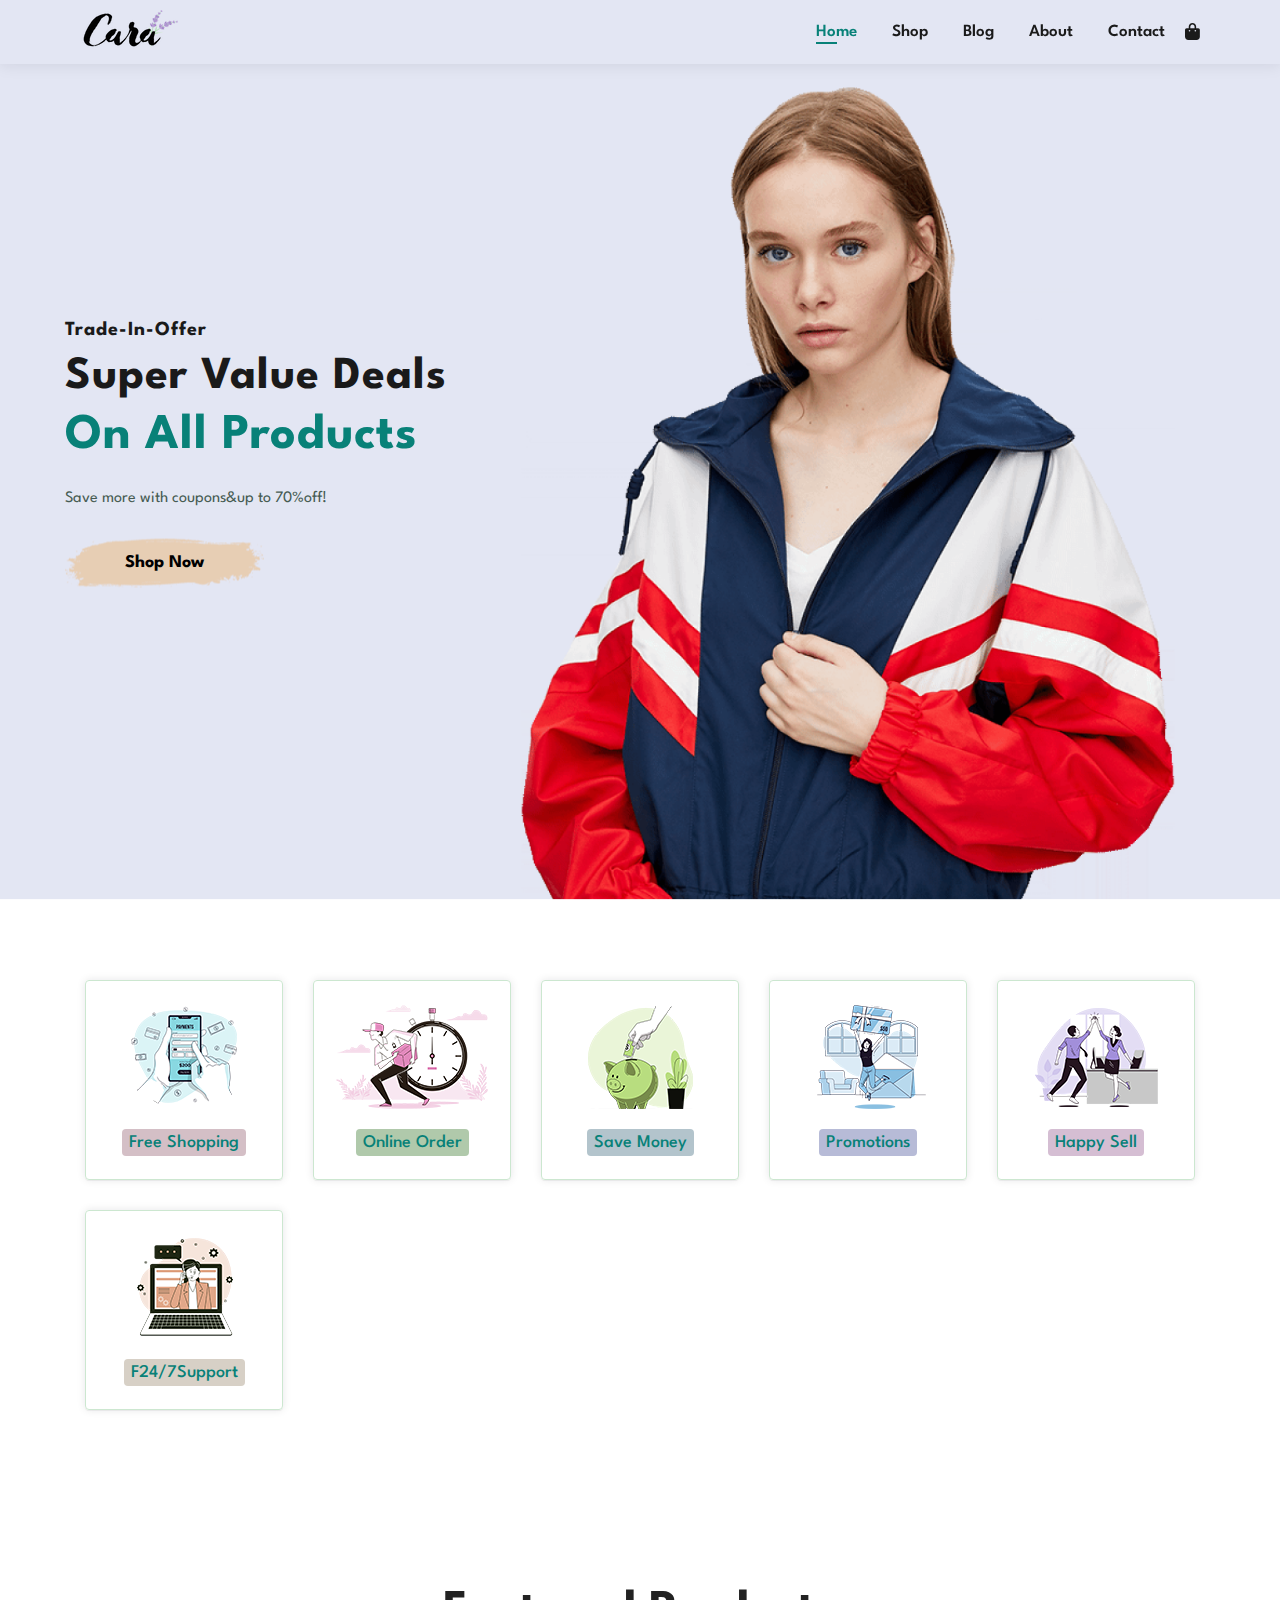
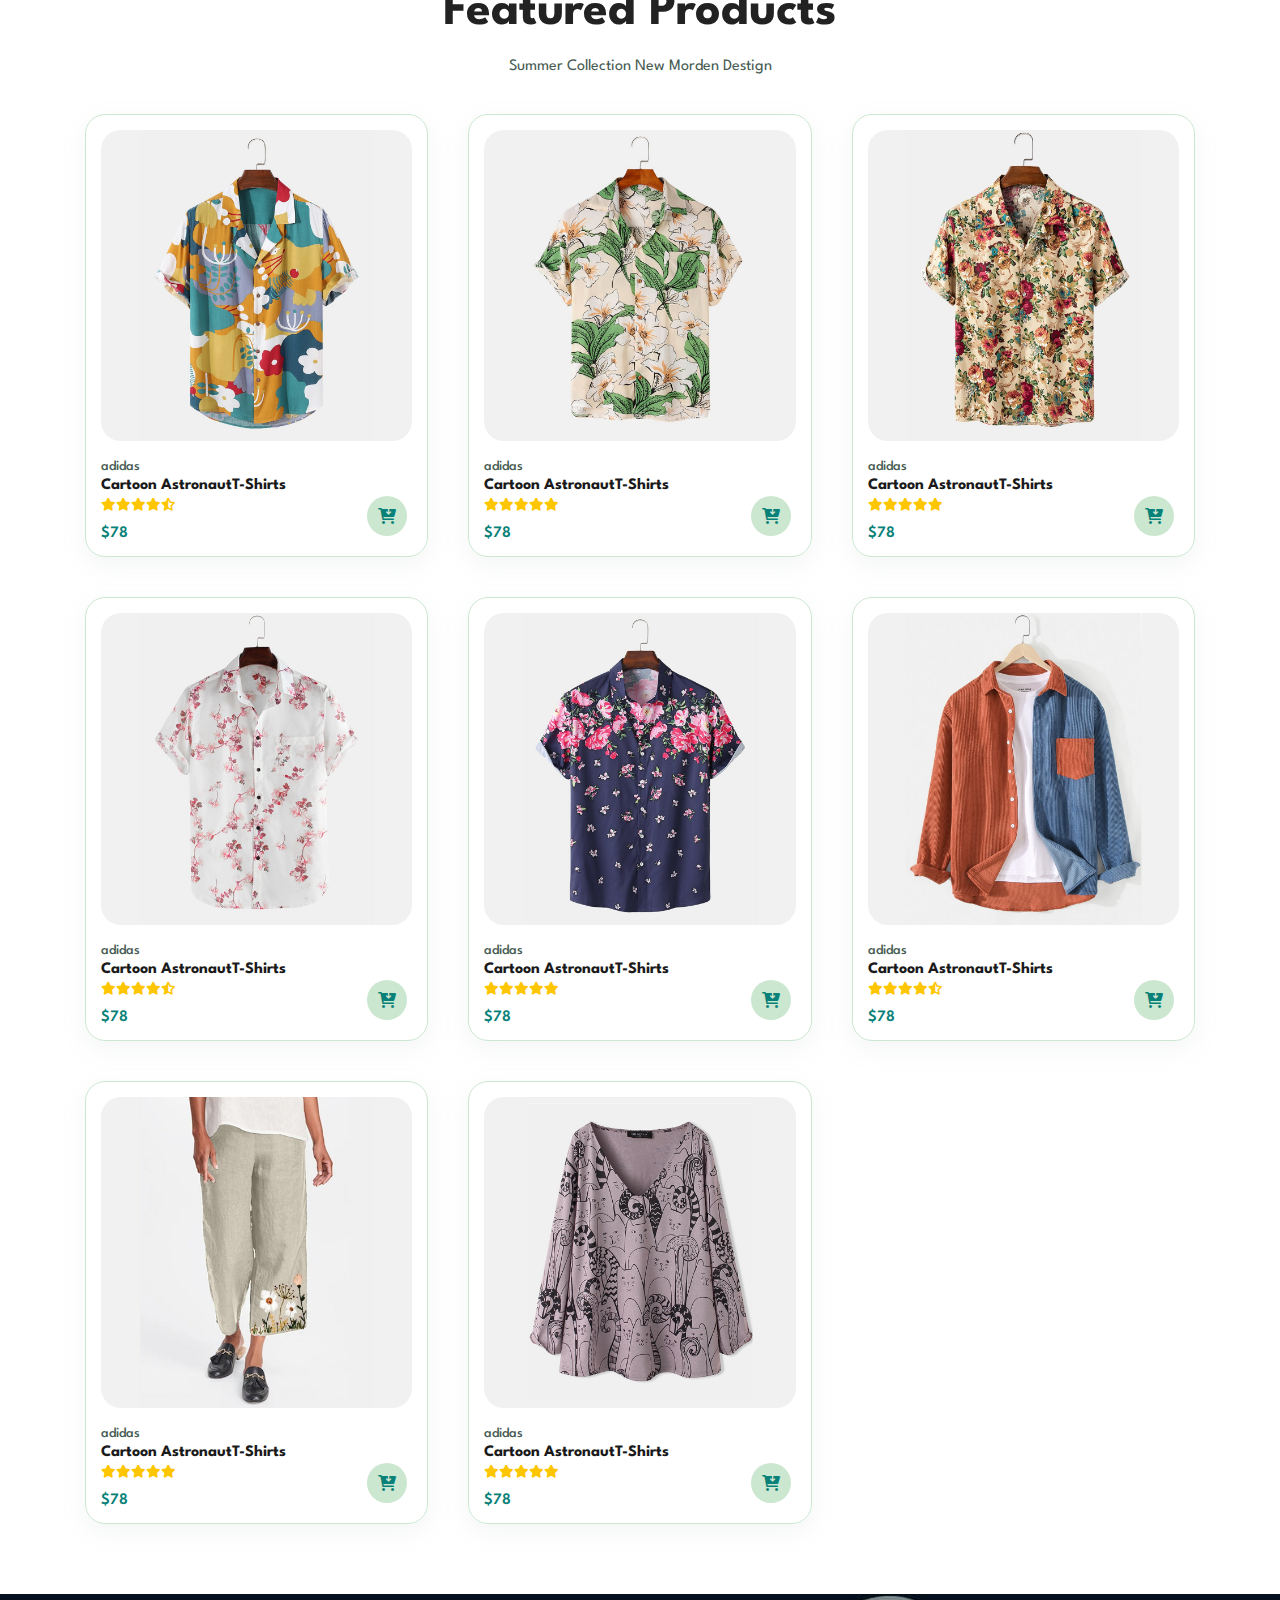
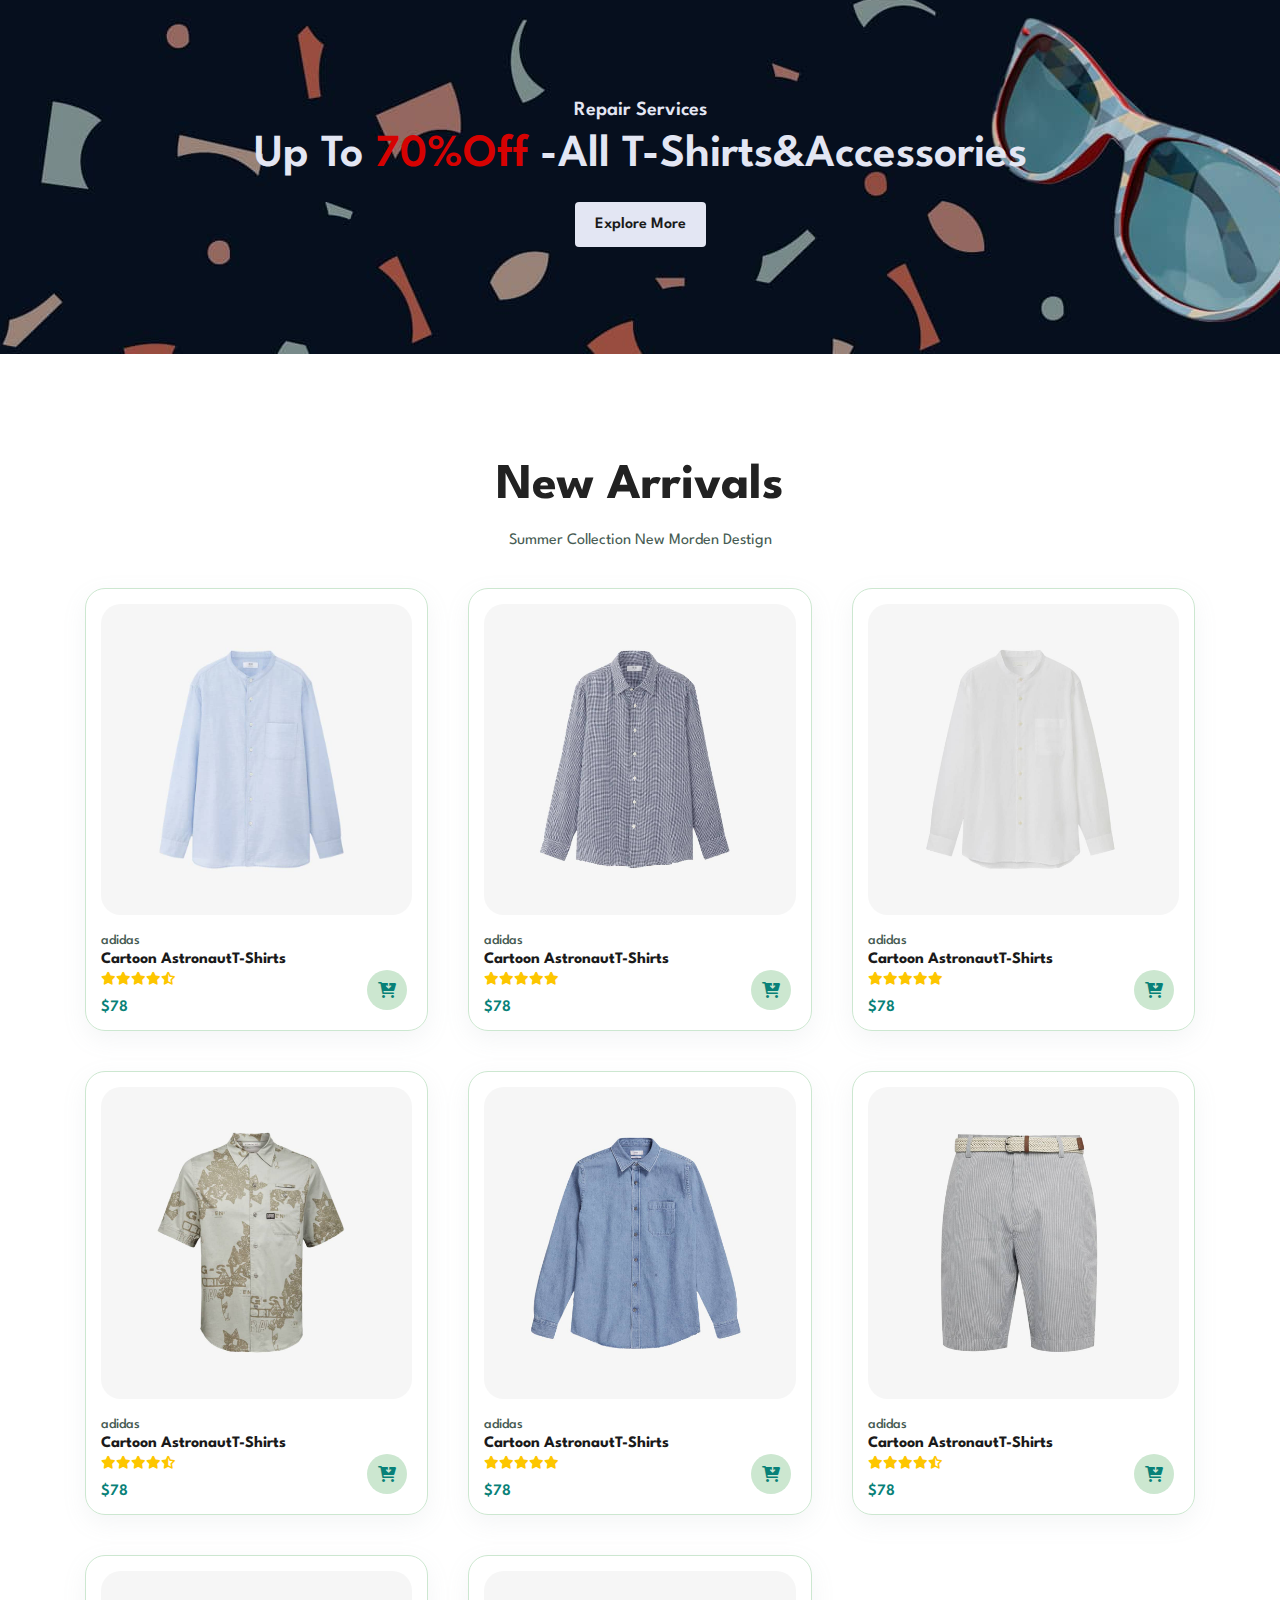
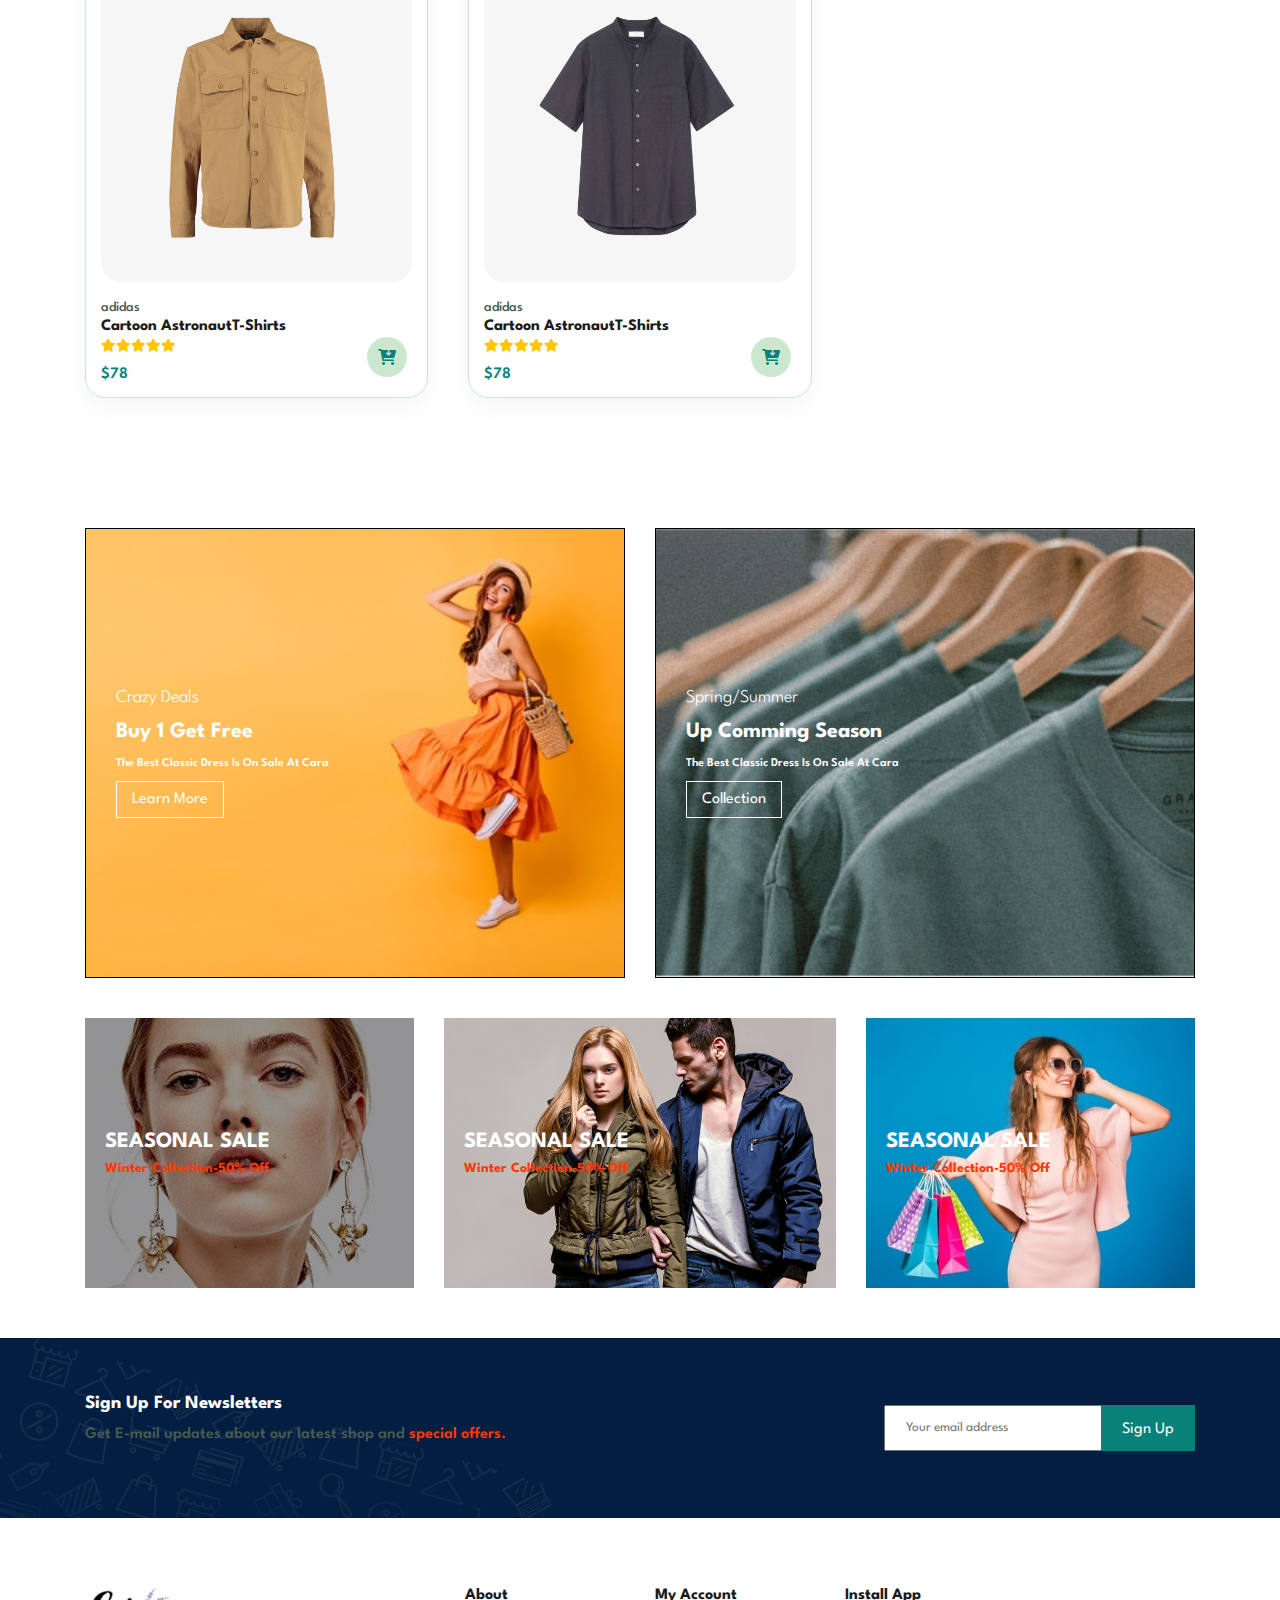
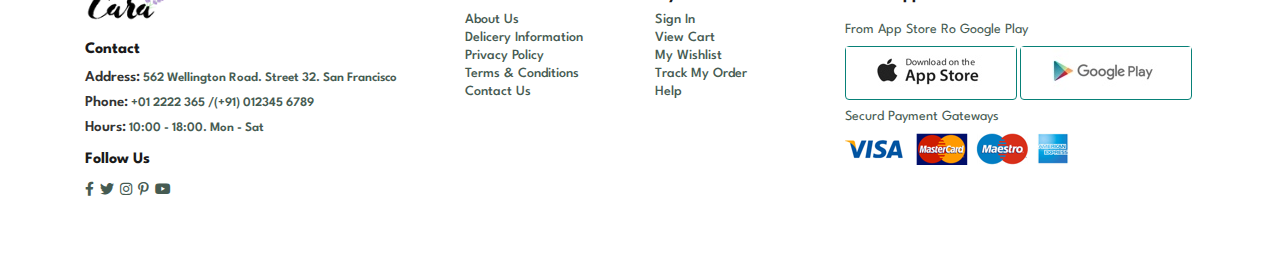
<file: index.html>
<!DOCTYPE html>
<html lang="en">
    <head>
        <meta charset="UTF-8" />
        <meta http-equiv="X-UA-Compatible" content="IE=edge" />
        <meta name="viewport" content="width=device-width, initial-scale=1.0" />
        <link rel="preconnect" href="https://fonts.googleapis.com" />
        <link rel="preconnect" href="https://fonts.gstatic.com" crossorigin />
        <link
            href="https://fonts.googleapis.com/css2?family=League+Spartan:wght@300;400;600;700&display=swap"
            rel="stylesheet"
        />
        <link rel="stylesheet" href="./css/fontawesome.min.css" />
        <link rel="stylesheet" href="./css/all.css" />
        <link rel="stylesheet" href="./css/style.css" />

        <title>home</title>
    </head>
    <body>
        <header id="header">
            <div class="container">
                <a href="./index.html"
                    ><img src="./img/img/logo.png" alt="" class="logo"
                /></a>
                <div class="box-nav">
                    <ul class="nav">
                        <li>
                            <i class="fa-solid fa-xmark"></i>
                        </li>
                        <li>
                            <a href="./index.html" class="active">home</a>
                        </li>
                        <li><a href="./html/shop.html">shop</a></li>
                        <li><a href="./html/blog.html">blog</a></li>
                        <li><a href="./html/about.html">about</a></li>
                        <li><a href="./html/contact.html">contact</a></li>
                    </ul>
                    <a href="./html/cart.html">
                        <i class="fa-solid fa-bag-shopping"></i>
                    </a>
                    <div class="change-nav">
                        <i class="fa-solid fa-align-right"></i>
                    </div>
                </div>
            </div>
        </header>
        <section class="hero">
            <div class="container">
                <div class="box-content">
                    <h4>Trade-in-offer</h4>
                    <h2>Super value deals</h2>
                    <h1>On all products</h1>
                    <p>Save more with coupons&up to 70%off!</p>
                    <button>shop now</button>
                </div>
            </div>
        </section>
        <section class="feature">
            <div class="container">
                <div class="box">
                    <img src="./img/img/features/f1.png" alt="" />
                    <h4>free shopping</h4>
                </div>
                <div class="box">
                    <img src="./img/img/features/f2.png" alt="" />
                    <h4>Online Order</h4>
                </div>
                <div class="box">
                    <img src="./img/img/features/f3.png" alt="" />
                    <h4>Save Money</h4>
                </div>
                <div class="box">
                    <img src="./img/img/features/f4.png" alt="" />
                    <h4>Promotions</h4>
                </div>
                <div class="box">
                    <img src="./img/img/features/f5.png" alt="" />
                    <h4>Happy Sell</h4>
                </div>
                <div class="box">
                    <img src="./img/img/features/f6.png" alt="" />
                    <h4>F24/7Support</h4>
                </div>
            </div>
        </section>
        <section class="product1">
            <div class="box-title">
                <h1>featured products</h1>
                <p>summer collection new morden destign</p>
            </div>
            <div class="container pg-1">
                <div class="box-product">
                    <div class="box-img">
                        <img src="./img/img/products/f1.jpg" alt="" />
                    </div>
                    <div class="content">
                        <p>adidas</p>
                        <h4>Cartoon AstronautT-Shirts</h4>
                        <div class="box-star">
                            <span><i class="fa-solid fa-star"></i></span>
                            <span><i class="fa-solid fa-star"></i></span>
                            <span><i class="fa-solid fa-star"></i></span>
                            <span><i class="fa-solid fa-star"></i></span>
                            <span
                                ><i class="fa-solid fa-star-half-stroke"></i
                            ></span>
                        </div>
                        <div class="price">
                            <span>$78</span>
                        </div>
                    </div>
                    <div class="selection">
                        <button>
                            <i class="fa-solid fa-cart-arrow-down"></i>
                        </button>
                    </div>
                </div>
                <div class="box-product">
                    <div class="box-img">
                        <img src="./img/img/products/f2.jpg" alt="" />
                    </div>
                    <div class="content">
                        <p>adidas</p>
                        <h4>Cartoon AstronautT-Shirts</h4>
                        <div class="box-star">
                            <span><i class="fa-solid fa-star"></i></span>
                            <span><i class="fa-solid fa-star"></i></span>
                            <span><i class="fa-solid fa-star"></i></span>
                            <span><i class="fa-solid fa-star"></i></span>
                            <span><i class="fa-solid fa-star"></i></span>
                        </div>
                        <div class="price">
                            <span>$78</span>
                        </div>
                    </div>
                    <div class="selection">
                        <button>
                            <i class="fa-solid fa-cart-arrow-down"></i>
                        </button>
                    </div>
                </div>
                <div class="box-product">
                    <div class="box-img">
                        <img src="./img/img/products/f3.jpg" alt="" />
                    </div>
                    <div class="content">
                        <p>adidas</p>
                        <h4>Cartoon AstronautT-Shirts</h4>
                        <div class="box-star">
                            <span><i class="fa-solid fa-star"></i></span>
                            <span><i class="fa-solid fa-star"></i></span>
                            <span><i class="fa-solid fa-star"></i></span>
                            <span><i class="fa-solid fa-star"></i></span>
                            <span><i class="fa-solid fa-star"></i></span>
                        </div>
                        <div class="price">
                            <span>$78</span>
                        </div>
                    </div>
                    <div class="selection">
                        <button>
                            <i class="fa-solid fa-cart-arrow-down"></i>
                        </button>
                    </div>
                </div>
                <div class="box-product">
                    <div class="box-img">
                        <img src="./img/img/products/f4.jpg" alt="" />
                    </div>
                    <div class="content">
                        <p>adidas</p>
                        <h4>Cartoon AstronautT-Shirts</h4>
                        <div class="box-star">
                            <span><i class="fa-solid fa-star"></i></span>
                            <span><i class="fa-solid fa-star"></i></span>
                            <span><i class="fa-solid fa-star"></i></span>
                            <span><i class="fa-solid fa-star"></i></span>
                            <span>
                                <i class="fa-solid fa-star-half-stroke"></i>
                            </span>
                        </div>
                        <div class="price">
                            <span>$78</span>
                        </div>
                    </div>
                    <div class="selection">
                        <button>
                            <i class="fa-solid fa-cart-arrow-down"></i>
                        </button>
                    </div>
                </div>
                <div class="box-product">
                    <div class="box-img">
                        <img src="./img/img/products/f5.jpg" alt="" />
                    </div>
                    <div class="content">
                        <p>adidas</p>
                        <h4>Cartoon AstronautT-Shirts</h4>
                        <div class="box-star">
                            <span><i class="fa-solid fa-star"></i></span>
                            <span><i class="fa-solid fa-star"></i></span>
                            <span><i class="fa-solid fa-star"></i></span>
                            <span><i class="fa-solid fa-star"></i></span>
                            <span><i class="fa-solid fa-star"></i></span>
                        </div>
                        <div class="price">
                            <span>$78</span>
                        </div>
                    </div>
                    <div class="selection">
                        <button>
                            <i class="fa-solid fa-cart-arrow-down"></i>
                        </button>
                    </div>
                </div>
                <div class="box-product">
                    <div class="box-img">
                        <img src="./img/img/products/f6.jpg" alt="" />
                    </div>
                    <div class="content">
                        <p>adidas</p>
                        <h4>Cartoon AstronautT-Shirts</h4>
                        <div class="box-star">
                            <span><i class="fa-solid fa-star"></i></span>
                            <span><i class="fa-solid fa-star"></i></span>
                            <span><i class="fa-solid fa-star"></i></span>
                            <span><i class="fa-solid fa-star"></i></span>
                            <span
                                ><i class="fa-solid fa-star-half-stroke"></i
                            ></span>
                        </div>
                        <div class="price">
                            <span>$78</span>
                        </div>
                    </div>
                    <div class="selection">
                        <button>
                            <i class="fa-solid fa-cart-arrow-down"></i>
                        </button>
                    </div>
                </div>
                <div class="box-product">
                    <div class="box-img">
                        <img src="./img/img/products/f7.jpg" alt="" />
                    </div>
                    <div class="content">
                        <p>adidas</p>
                        <h4>Cartoon AstronautT-Shirts</h4>
                        <div class="box-star">
                            <span><i class="fa-solid fa-star"></i></span>
                            <span><i class="fa-solid fa-star"></i></span>
                            <span><i class="fa-solid fa-star"></i></span>
                            <span><i class="fa-solid fa-star"></i></span>
                            <span><i class="fa-solid fa-star"></i></span>
                        </div>
                        <div class="price">
                            <span>$78</span>
                        </div>
                    </div>
                    <div class="selection">
                        <button>
                            <i class="fa-solid fa-cart-arrow-down"></i>
                        </button>
                    </div>
                </div>
                <div class="box-product">
                    <div class="box-img">
                        <img src="./img/img/products/f8.jpg" alt="" />
                    </div>
                    <div class="content">
                        <p>adidas</p>
                        <h4>Cartoon AstronautT-Shirts</h4>
                        <div class="box-star">
                            <span><i class="fa-solid fa-star"></i></span>
                            <span><i class="fa-solid fa-star"></i></span>
                            <span><i class="fa-solid fa-star"></i></span>
                            <span><i class="fa-solid fa-star"></i></span>
                            <span><i class="fa-solid fa-star"></i></span>
                        </div>
                        <div class="price">
                            <span>$78</span>
                        </div>
                    </div>
                    <div class="selection">
                        <button>
                            <i class="fa-solid fa-cart-arrow-down"></i>
                        </button>
                    </div>
                </div>
            </div>
        </section>
        <section class="rep-services">
            <div class="container">
                <h4>repair services</h4>
                <h2>Up to <span>70%Off</span> -All t-Shirts&Accessories</h2>
                <button>explore more</button>
            </div>
        </section>
        <section class="product1">
            <div class="box-title">
                <h1>new arrivals</h1>
                <p>summer collection new morden destign</p>
            </div>
            <div class="container pg-1">
                <div class="box-product">
                    <div class="box-img">
                        <img src="./img/img/products/n1.jpg" alt="" />
                    </div>
                    <div class="content">
                        <p>adidas</p>
                        <h4>Cartoon AstronautT-Shirts</h4>
                        <div class="box-star">
                            <span><i class="fa-solid fa-star"></i></span>
                            <span><i class="fa-solid fa-star"></i></span>
                            <span><i class="fa-solid fa-star"></i></span>
                            <span><i class="fa-solid fa-star"></i></span>
                            <span
                                ><i class="fa-solid fa-star-half-stroke"></i
                            ></span>
                        </div>
                        <div class="price">
                            <span>$78</span>
                        </div>
                    </div>
                    <div class="selection">
                        <button>
                            <i class="fa-solid fa-cart-arrow-down"></i>
                        </button>
                    </div>
                </div>
                <div class="box-product">
                    <div class="box-img">
                        <img src="./img/img/products/n2.jpg" alt="" />
                    </div>
                    <div class="content">
                        <p>adidas</p>
                        <h4>Cartoon AstronautT-Shirts</h4>
                        <div class="box-star">
                            <span><i class="fa-solid fa-star"></i></span>
                            <span><i class="fa-solid fa-star"></i></span>
                            <span><i class="fa-solid fa-star"></i></span>
                            <span><i class="fa-solid fa-star"></i></span>
                            <span><i class="fa-solid fa-star"></i></span>
                        </div>
                        <div class="price">
                            <span>$78</span>
                        </div>
                    </div>
                    <div class="selection">
                        <button>
                            <i class="fa-solid fa-cart-arrow-down"></i>
                        </button>
                    </div>
                </div>
                <div class="box-product">
                    <div class="box-img">
                        <img src="./img/img/products/n3.jpg" alt="" />
                    </div>
                    <div class="content">
                        <p>adidas</p>
                        <h4>Cartoon AstronautT-Shirts</h4>
                        <div class="box-star">
                            <span><i class="fa-solid fa-star"></i></span>
                            <span><i class="fa-solid fa-star"></i></span>
                            <span><i class="fa-solid fa-star"></i></span>
                            <span><i class="fa-solid fa-star"></i></span>
                            <span><i class="fa-solid fa-star"></i></span>
                        </div>
                        <div class="price">
                            <span>$78</span>
                        </div>
                    </div>
                    <div class="selection">
                        <button>
                            <i class="fa-solid fa-cart-arrow-down"></i>
                        </button>
                    </div>
                </div>
                <div class="box-product">
                    <div class="box-img">
                        <img src="./img/img/products/n4.jpg" alt="" />
                    </div>
                    <div class="content">
                        <p>adidas</p>
                        <h4>Cartoon AstronautT-Shirts</h4>
                        <div class="box-star">
                            <span><i class="fa-solid fa-star"></i></span>
                            <span><i class="fa-solid fa-star"></i></span>
                            <span><i class="fa-solid fa-star"></i></span>
                            <span><i class="fa-solid fa-star"></i></span>
                            <span>
                                <i class="fa-solid fa-star-half-stroke"></i>
                            </span>
                        </div>
                        <div class="price">
                            <span>$78</span>
                        </div>
                    </div>
                    <div class="selection">
                        <button>
                            <i class="fa-solid fa-cart-arrow-down"></i>
                        </button>
                    </div>
                </div>
                <div class="box-product">
                    <div class="box-img">
                        <img src="./img/img/products/n5.jpg" alt="" />
                    </div>
                    <div class="content">
                        <p>adidas</p>
                        <h4>Cartoon AstronautT-Shirts</h4>
                        <div class="box-star">
                            <span><i class="fa-solid fa-star"></i></span>
                            <span><i class="fa-solid fa-star"></i></span>
                            <span><i class="fa-solid fa-star"></i></span>
                            <span><i class="fa-solid fa-star"></i></span>
                            <span><i class="fa-solid fa-star"></i></span>
                        </div>
                        <div class="price">
                            <span>$78</span>
                        </div>
                    </div>
                    <div class="selection">
                        <button>
                            <i class="fa-solid fa-cart-arrow-down"></i>
                        </button>
                    </div>
                </div>
                <div class="box-product">
                    <div class="box-img">
                        <img src="./img/img/products/n6.jpg" alt="" />
                    </div>
                    <div class="content">
                        <p>adidas</p>
                        <h4>Cartoon AstronautT-Shirts</h4>
                        <div class="box-star">
                            <span><i class="fa-solid fa-star"></i></span>
                            <span><i class="fa-solid fa-star"></i></span>
                            <span><i class="fa-solid fa-star"></i></span>
                            <span><i class="fa-solid fa-star"></i></span>
                            <span
                                ><i class="fa-solid fa-star-half-stroke"></i
                            ></span>
                        </div>
                        <div class="price">
                            <span>$78</span>
                        </div>
                    </div>
                    <div class="selection">
                        <button>
                            <i class="fa-solid fa-cart-arrow-down"></i>
                        </button>
                    </div>
                </div>
                <div class="box-product">
                    <div class="box-img">
                        <img src="./img/img/products/n7.jpg" alt="" />
                    </div>
                    <div class="content">
                        <p>adidas</p>
                        <h4>Cartoon AstronautT-Shirts</h4>
                        <div class="box-star">
                            <span><i class="fa-solid fa-star"></i></span>
                            <span><i class="fa-solid fa-star"></i></span>
                            <span><i class="fa-solid fa-star"></i></span>
                            <span><i class="fa-solid fa-star"></i></span>
                            <span><i class="fa-solid fa-star"></i></span>
                        </div>
                        <div class="price">
                            <span>$78</span>
                        </div>
                    </div>
                    <div class="selection">
                        <button>
                            <i class="fa-solid fa-cart-arrow-down"></i>
                        </button>
                    </div>
                </div>
                <div class="box-product">
                    <div class="box-img">
                        <img src="./img/img/products/n8.jpg" alt="" />
                    </div>
                    <div class="content">
                        <p>adidas</p>
                        <h4>Cartoon AstronautT-Shirts</h4>
                        <div class="box-star">
                            <span><i class="fa-solid fa-star"></i></span>
                            <span><i class="fa-solid fa-star"></i></span>
                            <span><i class="fa-solid fa-star"></i></span>
                            <span><i class="fa-solid fa-star"></i></span>
                            <span><i class="fa-solid fa-star"></i></span>
                        </div>
                        <div class="price">
                            <span>$78</span>
                        </div>
                    </div>
                    <div class="selection">
                        <button>
                            <i class="fa-solid fa-cart-arrow-down"></i>
                        </button>
                    </div>
                </div>
            </div>
        </section>
        <section class="sm-banner">
            <div class="container">
                <div class="box box-1">
                    <h4>crazy deals</h4>
                    <h2>buy 1 get free</h2>
                    <h6>The best classic dress is on sale at cara</h6>
                    <button>learn more</button>
                </div>
                <div class="box box-2">
                    <h4>spring/summer</h4>
                    <h2>up comming season</h2>
                    <h6>The best classic dress is on sale at cara</h6>
                    <button>collection</button>
                </div>
            </div>
        </section>
        <section class="banner3">
            <div class="container">
                <div class="box box-1">
                    <h3>SEASONAL SALE</h3>
                    <h6>winter collection-50% off</h6>
                </div>
                <div class="box box-2">
                    <h3>SEASONAL SALE</h3>
                    <h6>winter collection-50% off</h6>
                </div>
                <div class="box box-3">
                    <h3>SEASONAL SALE</h3>
                    <h6>winter collection-50% off</h6>
                </div>
            </div>
        </section>
        <section class="new-letter">
            <div class="container">
                <div class="content">
                    <h3>Sign Up For Newsletters</h3>
                    <p>
                        Get E-mail updates about our latest shop and
                        <span>special offers.</span>
                    </p>
                </div>
                <form class="sign">
                    <input type="text" placeholder="Your email address" />
                    <button>sign up</button>
                </form>
            </div>
        </section>
        <footer class="footer">
            <div class="container">
                <div class="contact">
                    <img src="./img/img/logo.png" alt="" />
                    <div class="box">
                        <h3>contact</h3>
                        <h4>
                            <span>Address: </span>
                            <p>562 Wellington Road. Street 32. San Francisco</p>
                        </h4>
                        <h4>
                            <span>Phone: </span>
                            <p>+01 2222 365 /(+91) 012345 6789</p>
                        </h4>
                        <h4>
                            <span>Hours:</span>
                            <p>10:00 - 18:00. Mon - Sat</p>
                        </h4>
                    </div>
                    <div class="social">
                        <h3>follow us</h3>
                        <div class="box-social">
                            <a href="">
                                <i class="fa-brands fa-facebook-f"></i>
                            </a>
                            <a href="">
                                <i class="fa-brands fa-twitter"></i>
                            </a>
                            <a href="">
                                <i class="fa-brands fa-instagram"></i>
                            </a>
                            <a href="">
                                <i class="fa-brands fa-pinterest-p"></i>
                            </a>
                            <a href="">
                                <i class="fa-brands fa-youtube"></i>
                            </a>
                        </div>
                    </div>
                </div>
                <div class="all-ab">
                    <div class="about">
                        <h3>about</h3>
                        <div class="box-about">
                            <a href="">about us</a>
                            <a href="">delicery information</a>
                            <a href="">privacy policy</a>
                            <a href="">terms & conditions</a>
                            <a href="">contact us</a>
                        </div>
                    </div>
                    <div class="account">
                        <h3>my account</h3>
                        <div class="box-about">
                            <a href="">sign in</a>
                            <a href="">view cart</a>
                            <a href="">my wishlist</a>
                            <a href="">track my order</a>
                            <a href="">help</a>
                        </div>
                    </div>
                </div>

                <div class="app">
                    <h3>install app</h3>
                    <p>from App store ro google play</p>
                    <div class="box">
                        <button>
                            <a href="https://www.apple.com/app-store/"
                                ><img src="./img/img/pay/app.jpg" alt=""
                            /></a>
                        </button>
                        <button>
                            <a href="https://play.google.com/store/apps?gl=us">
                                <img src="./img/img/pay/play.jpg" alt="" />
                            </a>
                        </button>
                    </div>
                    <p>securd payment gateways</p>

                    <img src="./img/img/pay/pay.png" alt="" />
                </div>
            </div>
        </footer>
        <script src="./js/main.js"></script>
    </body>
</html>
</file>
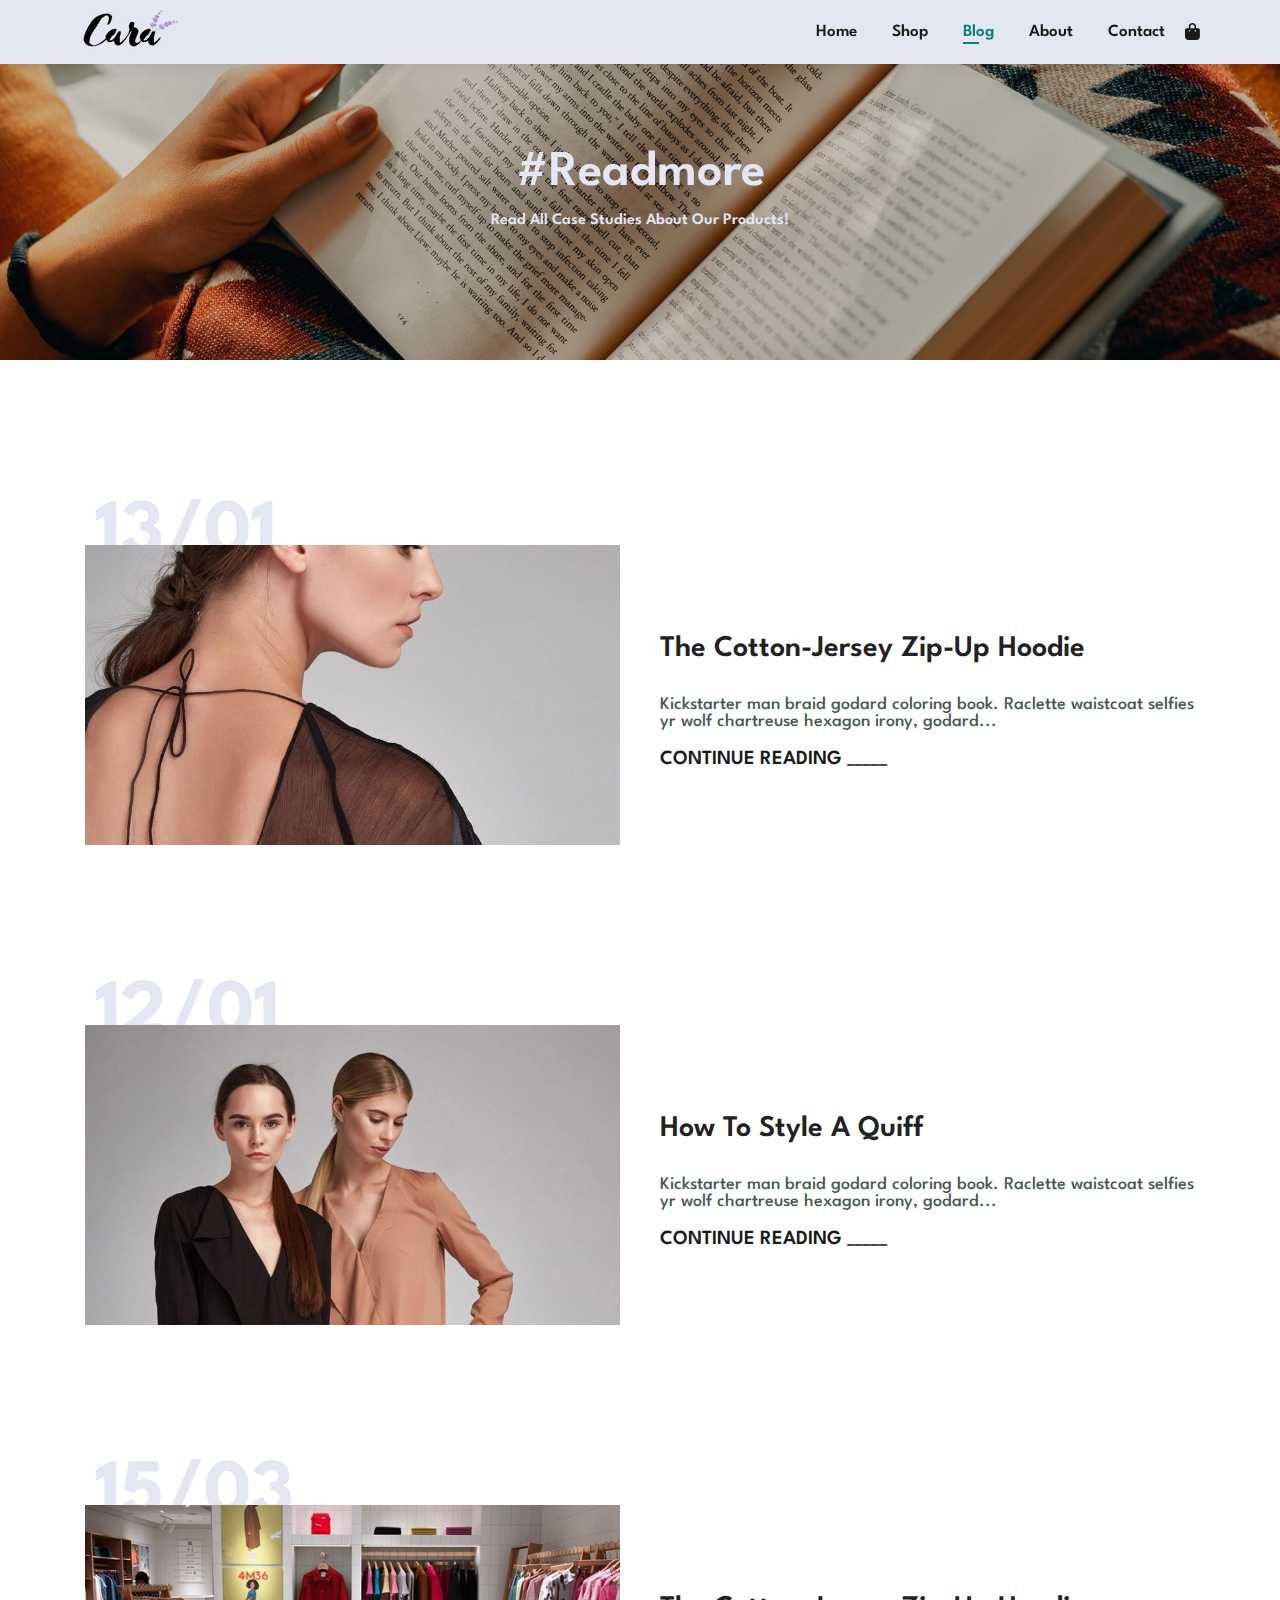
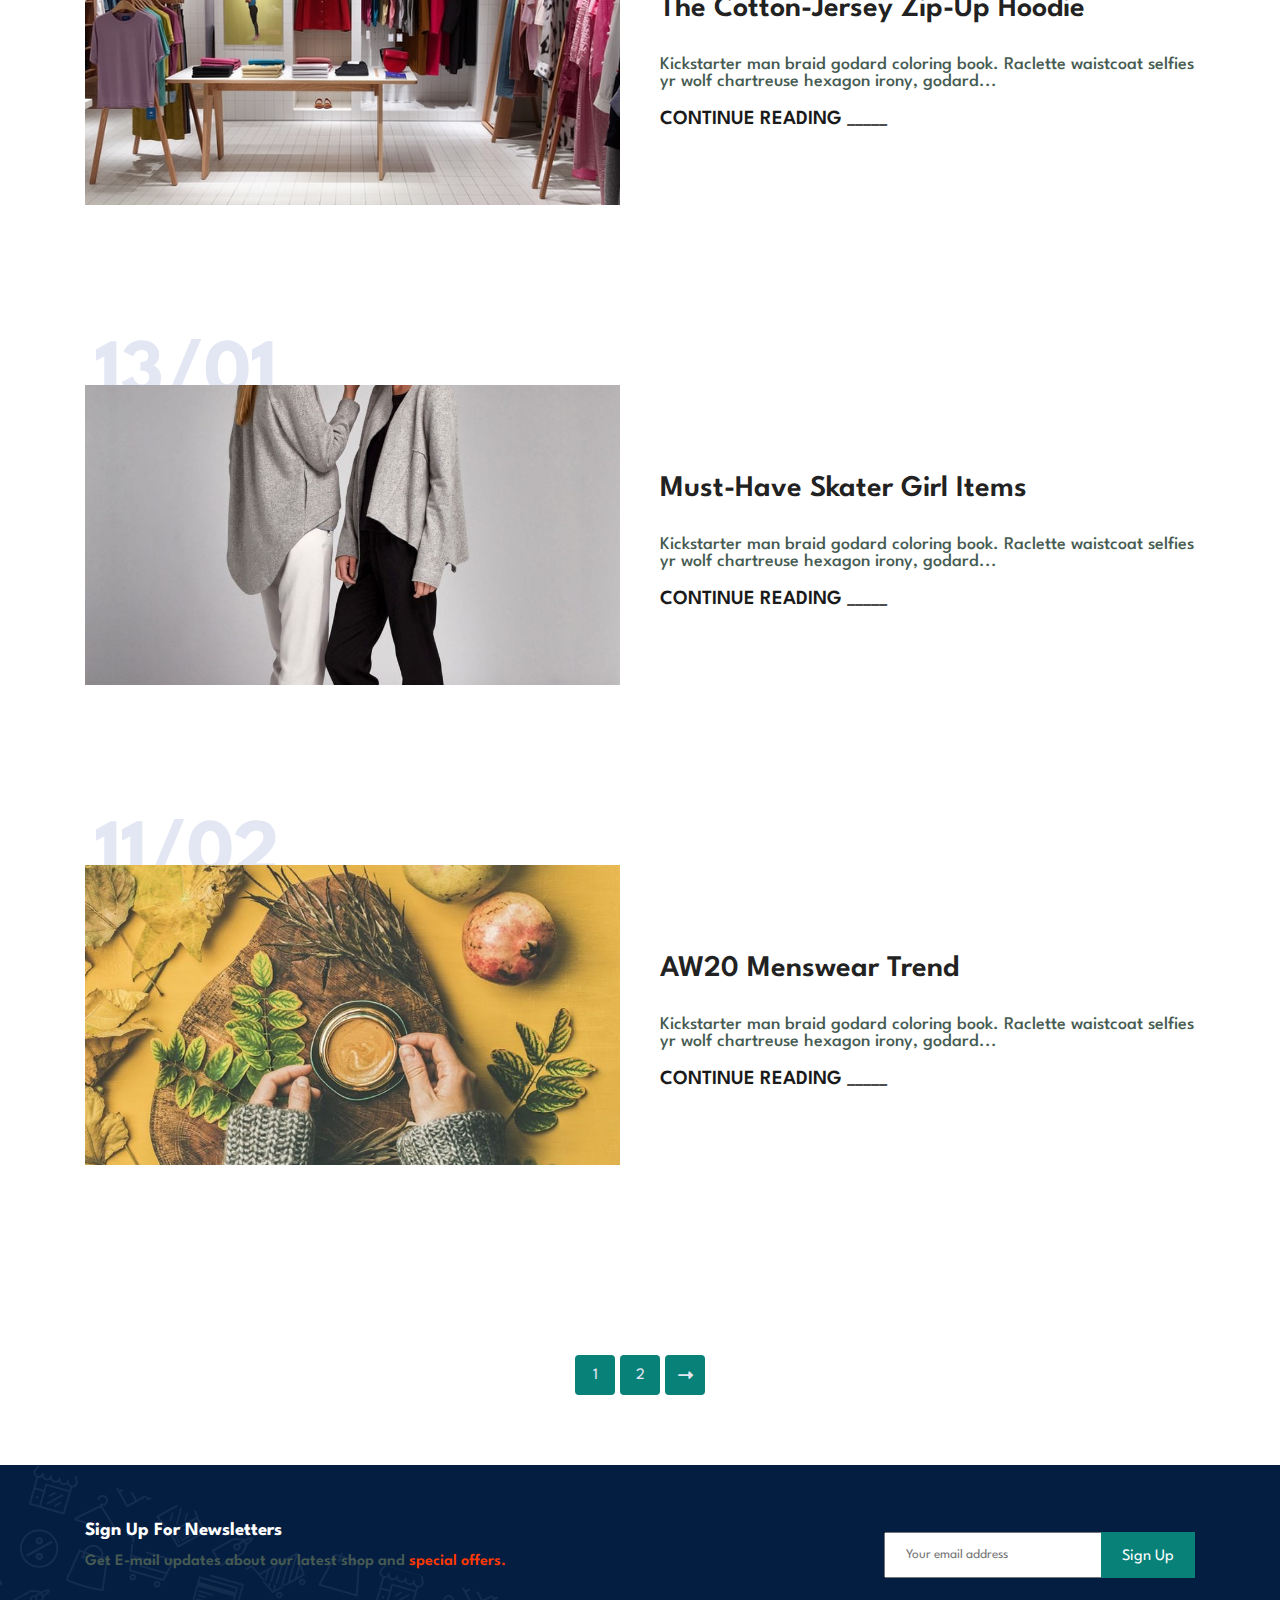
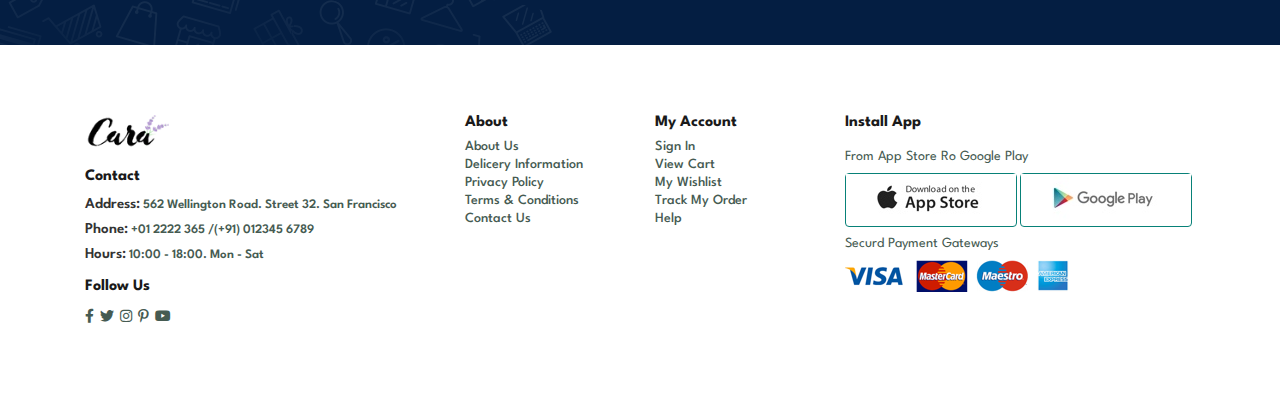
<file: html/blog.html>
<!DOCTYPE html>
<html lang="en">
    <head>
        <meta charset="UTF-8" />
        <meta http-equiv="X-UA-Compatible" content="IE=edge" />
        <meta name="viewport" content="width=device-width, initial-scale=1.0" />
        <link rel="preconnect" href="https://fonts.googleapis.com" />
        <link rel="preconnect" href="https://fonts.gstatic.com" crossorigin />
        <link
            href="https://fonts.googleapis.com/css2?family=League+Spartan:wght@300;400;600;700&display=swap"
            rel="stylesheet"
        />
        <link rel="stylesheet" href="../css/fontawesome.min.css" />
        <link rel="stylesheet" href="../css/all.css" />
        <link rel="stylesheet" href="../css/style.css" />

        <title>blog</title>
    </head>
    <body>
        <header id="header">
            <div class="container">
                <a href="../index.html"
                    ><img src="../img/img/logo.png" alt="" class="logo"
                /></a>
                <div class="box-nav">
                    <ul class="nav">
                        <li>
                            <i class="fa-solid fa-xmark"></i>
                        </li>
                        <li><a href="../index.html">home</a></li>
                        <li><a href="shop.html">shop</a></li>
                        <li><a href="blog.html" class="active">blog</a></li>
                        <li><a href="about.html">about</a></li>
                        <li><a href="contact.html">contact</a></li>
                    </ul>
                    <a href="cart.html">
                        <i class="fa-solid fa-bag-shopping"></i>
                    </a>
                    <div class="change-nav">
                        <i class="fa-solid fa-align-right"></i>
                    </div>
                </div>
            </div>
        </header>
        <section class="rep-blog">
            <div class="container">
                <h1>#readmore</h1>
                <h5>Read all case studies about our products!</h5>
            </div>
        </section>
        <section class="blog section-m1">
            <div class="container">
                <div class="all-box">
                    <div class="img-box">
                        <h1>13/01</h1>
                        <img src="../img/img/blog/b1.jpg" alt="" />
                    </div>
                    <div class="content">
                        <h2>The Cotton-Jersey Zip-Up Hoodie</h2>
                        <p>
                            Kickstarter man braid godard coloring book. Raclette
                            waistcoat selfies yr wolf chartreuse hexagon irony,
                            godard...
                        </p>
                        <h4>
                            <a href="">continue reading <span>_____</span></a>
                        </h4>
                    </div>
                </div>
                <div class="all-box">
                    <div class="img-box">
                        <img src="../img/img/blog/b2.jpg" alt="" />

                        <h1>12/01</h1>
                    </div>
                    <div class="content">
                        <h2>how to style a quiff</h2>
                        <p>
                            Kickstarter man braid godard coloring book. Raclette
                            waistcoat selfies yr wolf chartreuse hexagon irony,
                            godard...
                        </p>
                        <h4>
                            <a href="">continue reading <span>_____</span></a>
                        </h4>
                    </div>
                </div>
                <div class="all-box">
                    <div class="img-box">
                        <img src="../img/img/blog/b3.jpg" alt="" />

                        <h1>15/03</h1>
                    </div>
                    <div class="content">
                        <h2>The Cotton-Jersey Zip-Up Hoodie</h2>
                        <p>
                            Kickstarter man braid godard coloring book. Raclette
                            waistcoat selfies yr wolf chartreuse hexagon irony,
                            godard...
                        </p>
                        <h4>
                            <a href="">continue reading <span>_____</span></a>
                        </h4>
                    </div>
                </div>
                <div class="all-box">
                    <div class="img-box">
                        <img src="../img/img/blog/b4.jpg" alt="" />

                        <h1>13/01</h1>
                    </div>
                    <div class="content">
                        <h2>must-have skater girl items</h2>
                        <p>
                            Kickstarter man braid godard coloring book. Raclette
                            waistcoat selfies yr wolf chartreuse hexagon irony,
                            godard...
                        </p>
                        <h4>
                            <a href="">continue reading <span>_____</span></a>
                        </h4>
                    </div>
                </div>
                <div class="all-box">
                    <div class="img-box">
                        <img src="../img/img/blog/b6.jpg" alt="" />

                        <h1>11/02</h1>
                    </div>
                    <div class="content">
                        <h2>AW20 Menswear Trend</h2>
                        <p>
                            Kickstarter man braid godard coloring book. Raclette
                            waistcoat selfies yr wolf chartreuse hexagon irony,
                            godard...
                        </p>
                        <h4>
                            <a href="">continue reading <span>_____</span></a>
                        </h4>
                    </div>
                </div>
            </div>
        </section>
        <section class="other-shop">
            <button>1</button>
            <button>2</button>
            <button><i class="fa-solid fa-right-long"></i></button>
        </section>
        <section class="new-letter">
            <div class="container">
                <div class="content">
                    <h3>Sign Up For Newsletters</h3>
                    <p>
                        Get E-mail updates about our latest shop and
                        <span>special offers.</span>
                    </p>
                </div>
                <form class="sign">
                    <input type="text" placeholder="Your email address" />
                    <button>sign up</button>
                </form>
            </div>
        </section>
        <footer class="footer">
            <div class="container">
                <div class="contact">
                    <img src="../img/img/logo.png" alt="" />
                    <div class="box">
                        <h3>contact</h3>
                        <h4>
                            <span>Address: </span>
                            <p>562 Wellington Road. Street 32. San Francisco</p>
                        </h4>
                        <h4>
                            <span>Phone: </span>
                            <p>+01 2222 365 /(+91) 012345 6789</p>
                        </h4>
                        <h4>
                            <span>Hours:</span>
                            <p>10:00 - 18:00. Mon - Sat</p>
                        </h4>
                    </div>
                    <div class="social">
                        <h3>follow us</h3>
                        <div class="box-social">
                            <a href="">
                                <i class="fa-brands fa-facebook-f"></i>
                            </a>
                            <a href="">
                                <i class="fa-brands fa-twitter"></i>
                            </a>
                            <a href="">
                                <i class="fa-brands fa-instagram"></i>
                            </a>
                            <a href="">
                                <i class="fa-brands fa-pinterest-p"></i>
                            </a>
                            <a href="">
                                <i class="fa-brands fa-youtube"></i>
                            </a>
                        </div>
                    </div>
                </div>
                <div class="all-ab">
                    <div class="about">
                        <h3>about</h3>
                        <div class="box-about">
                            <a href="">about us</a>
                            <a href="">delicery information</a>
                            <a href="">privacy policy</a>
                            <a href="">terms & conditions</a>
                            <a href="">contact us</a>
                        </div>
                    </div>
                    <div class="account">
                        <h3>my account</h3>
                        <div class="box-about">
                            <a href="">sign in</a>
                            <a href="">view cart</a>
                            <a href="">my wishlist</a>
                            <a href="">track my order</a>
                            <a href="">help</a>
                        </div>
                    </div>
                </div>

                <div class="app">
                    <h3>install app</h3>
                    <p>from App store ro google play</p>
                    <div class="box">
                        <button>
                            <a href="https://www.apple.com/app-store/"
                                ><img src="../img/img/pay/app.jpg" alt=""
                            /></a>
                        </button>
                        <button>
                            <a href="https://play.google.com/store/apps?gl=us">
                                <img src="../img/img/pay/play.jpg" alt="" />
                            </a>
                        </button>
                    </div>
                    <p>securd payment gateways</p>

                    <img src="../img/img/pay/pay.png" alt="" />
                </div>
            </div>
        </footer>
        <script src="../js/main.js"></script>
    </body>
</html>
</file>
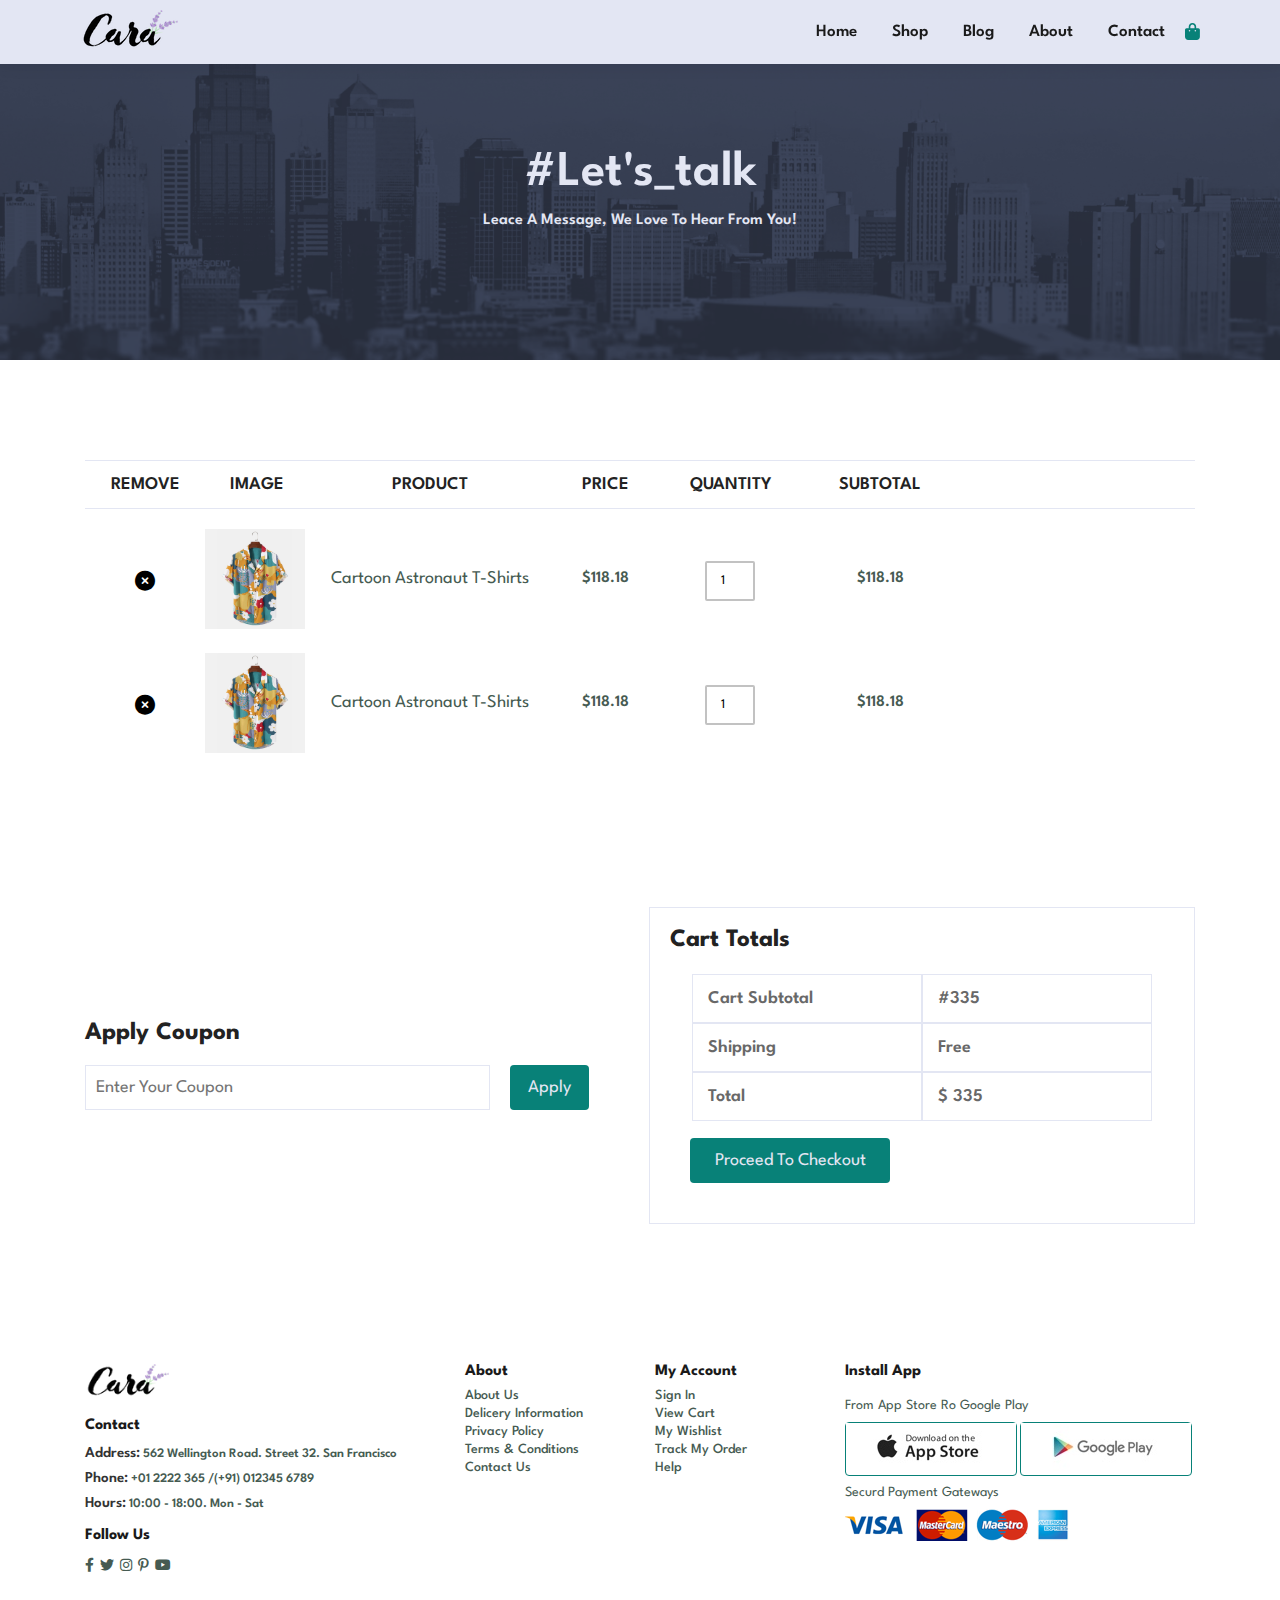
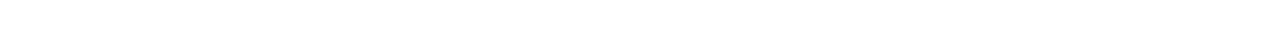
<file: html/cart.html>
<!DOCTYPE html>
<html lang="en">
    <head>
        <meta charset="UTF-8" />
        <meta http-equiv="X-UA-Compatible" content="IE=edge" />
        <meta name="viewport" content="width=device-width, initial-scale=1.0" />
        <link rel="preconnect" href="https://fonts.googleapis.com" />
        <link rel="preconnect" href="https://fonts.gstatic.com" crossorigin />
        <link
            href="https://fonts.googleapis.com/css2?family=League+Spartan:wght@300;400;600;700&display=swap"
            rel="stylesheet"
        />
        <link rel="stylesheet" href="../css/fontawesome.min.css" />
        <link rel="stylesheet" href="../css/all.css" />
        <link rel="stylesheet" href="../css/style.css" />

        <title>contact</title>
    </head>
    <body>
        <header id="header">
            <div class="container">
                <a href="../index.html"
                    ><img src="../img/img/logo.png" alt="" class="logo"
                /></a>
                <div class="box-nav">
                    <ul class="nav">
                        <li>
                            <i class="fa-solid fa-xmark"></i>
                        </li>
                        <li><a href="../index.html">home</a></li>
                        <li><a href="shop.html">shop</a></li>
                        <li><a href="blog.html">blog</a></li>
                        <li><a href="about.html">about</a></li>
                        <li>
                            <a href="contact.html">contact</a>
                        </li>
                    </ul>
                    <a href="#" class="active">
                        <i class="fa-solid fa-bag-shopping active"></i>
                    </a>
                    <div class="change-nav">
                        <i class="fa-solid fa-align-right"></i>
                    </div>
                </div>
            </div>
        </header>
        <section class="rep-about">
            <div class="container">
                <h1>#let's_talk</h1>
                <h5>leace a message, we love to hear from you!</h5>
            </div>
        </section>
        <div class="cart-shop">
            <div class="container">
                <div class="all-box" id="all-boxpurchase">
                    <div class="title-box">
                        <div>
                            <h4>remove</h4>
                        </div>
                        <div>
                            <h4>image</h4>
                        </div>
                        <div>
                            <h4>product</h4>
                        </div>
                        <div>
                            <h4>price</h4>
                        </div>
                        <div>
                            <h4>quantity</h4>
                        </div>
                        <div>
                            <h4>subtotal</h4>
                        </div>
                    </div>
                    <div class="boxes">
                        <div class="box">
                            <div class="remove-box">
                                <button>
                                    <i class="fa-solid fa-circle-xmark"></i>
                                </button>
                            </div>
                            <div class="img-box">
                                <img src="../img/img/products/f1.jpg" alt="" />
                            </div>
                            <p class="product-p">cartoon Astronaut t-shirts</p>
                            <div class="price">
                                <p>$118.18</p>
                            </div>
                            <div class="in-form">
                                <input type="number" value="1" />
                            </div>
                            <div class="total-price">
                                <p>$118.18</p>
                            </div>
                        </div>
                    </div>
                    <div class="boxes">
                        <div class="box">
                            <div class="remove-box">
                                <button>
                                    <i class="fa-solid fa-circle-xmark"></i>
                                </button>
                            </div>
                            <div class="img-box">
                                <img src="../img/img/products/f1.jpg" alt="" />
                            </div>
                            <p class="product-p">cartoon Astronaut t-shirts</p>
                            <div class="price">
                                <p>$118.18</p>
                            </div>
                            <div class="in-form">
                                <input type="number" value="1" />
                            </div>
                            <div class="total-price">
                                <p>$118.18</p>
                            </div>
                        </div>
                    </div>
                </div>
            </div>
        </div>
        <div class="cart-total">
            <div class="container">
                <div class="apply-box">
                    <h4>apply coupon</h4>
                    <form action="">
                        <input
                            type="text"
                            name=""
                            id=""
                            placeholder="Enter Your Coupon"
                        />
                        <button>Apply</button>
                    </form>
                </div>
                <div class="box-total">
                    <h4>cart totals</h4>
                    <div class="box">
                        <table>
                            <tr>
                                <td>cart subtotal</td>
                                <td>#335</td>
                            </tr>
                            <tr>
                                <td>shipping</td>
                                <td>free</td>
                            </tr>
                            <tr>
                                <td>total</td>
                                <td>$ 335</td>
                            </tr>
                        </table>
                        <button>proceed to checkout</button>
                    </div>
                </div>
            </div>
        </div>
        <footer class="footer">
            <div class="container">
                <div class="contact">
                    <img src="../img/img/logo.png" alt="" />
                    <div class="box">
                        <h3>contact</h3>
                        <h4>
                            <span>Address: </span>
                            <p>562 Wellington Road. Street 32. San Francisco</p>
                        </h4>
                        <h4>
                            <span>Phone: </span>
                            <p>+01 2222 365 /(+91) 012345 6789</p>
                        </h4>
                        <h4>
                            <span>Hours:</span>
                            <p>10:00 - 18:00. Mon - Sat</p>
                        </h4>
                    </div>
                    <div class="social">
                        <h3>follow us</h3>
                        <div class="box-social">
                            <a href="">
                                <i class="fa-brands fa-facebook-f"></i>
                            </a>
                            <a href="">
                                <i class="fa-brands fa-twitter"></i>
                            </a>
                            <a href="">
                                <i class="fa-brands fa-instagram"></i>
                            </a>
                            <a href="">
                                <i class="fa-brands fa-pinterest-p"></i>
                            </a>
                            <a href="">
                                <i class="fa-brands fa-youtube"></i>
                            </a>
                        </div>
                    </div>
                </div>
                <div class="all-ab">
                    <div class="about">
                        <h3>about</h3>
                        <div class="box-about">
                            <a href="">about us</a>
                            <a href="">delicery information</a>
                            <a href="">privacy policy</a>
                            <a href="">terms & conditions</a>
                            <a href="">contact us</a>
                        </div>
                    </div>
                    <div class="account">
                        <h3>my account</h3>
                        <div class="box-about">
                            <a href="">sign in</a>
                            <a href="">view cart</a>
                            <a href="">my wishlist</a>
                            <a href="">track my order</a>
                            <a href="">help</a>
                        </div>
                    </div>
                </div>

                <div class="app">
                    <h3>install app</h3>
                    <p>from App store ro google play</p>
                    <div class="box">
                        <button>
                            <a href="https://www.apple.com/app-store/"
                                ><img src="../img/img/pay/app.jpg" alt=""
                            /></a>
                        </button>
                        <button>
                            <a href="https://play.google.com/store/apps?gl=us">
                                <img src="../img/img/pay/play.jpg" alt="" />
                            </a>
                        </button>
                    </div>
                    <p>securd payment gateways</p>

                    <img src="../img/img/pay/pay.png" alt="" />
                </div>
            </div>
        </footer>
        <script src="../js/main.js" type="module"></script>
        <script src="../js/app.js" type="module"></script>
    </body>
</html>
</file>
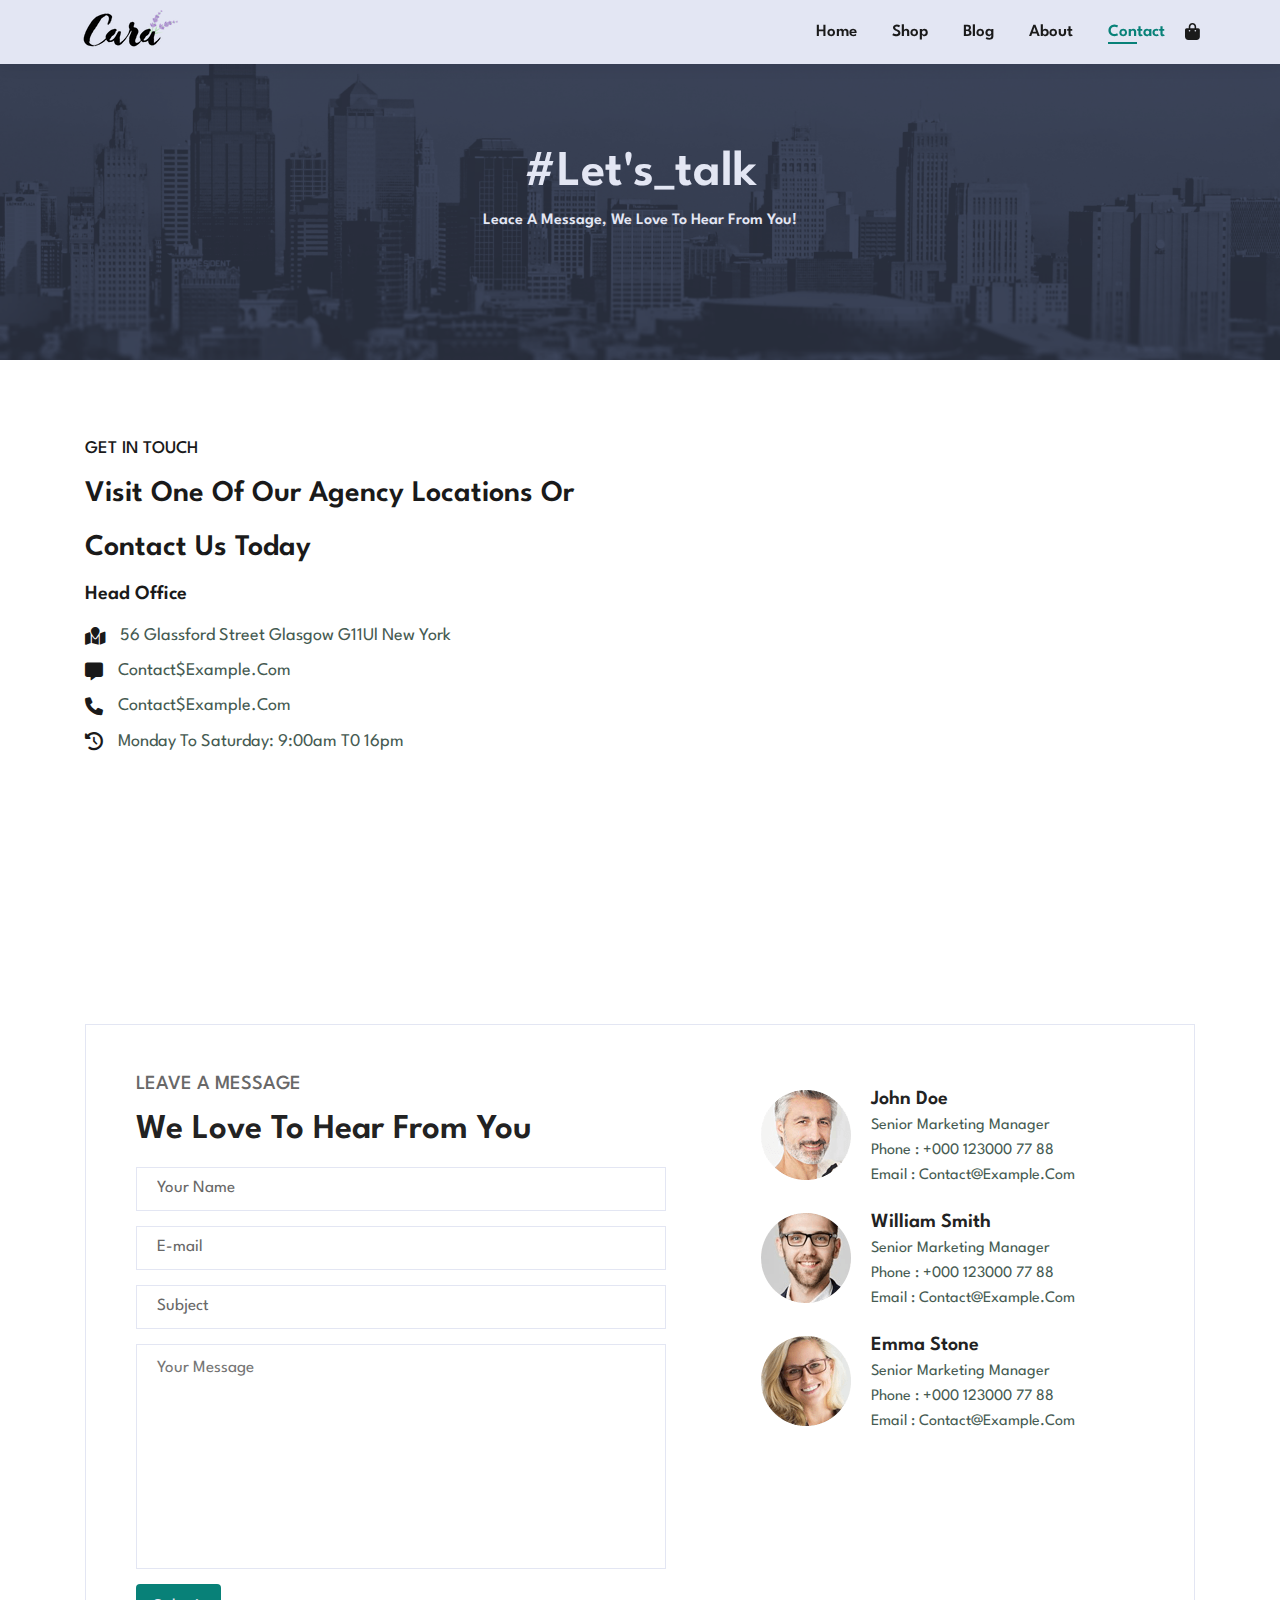
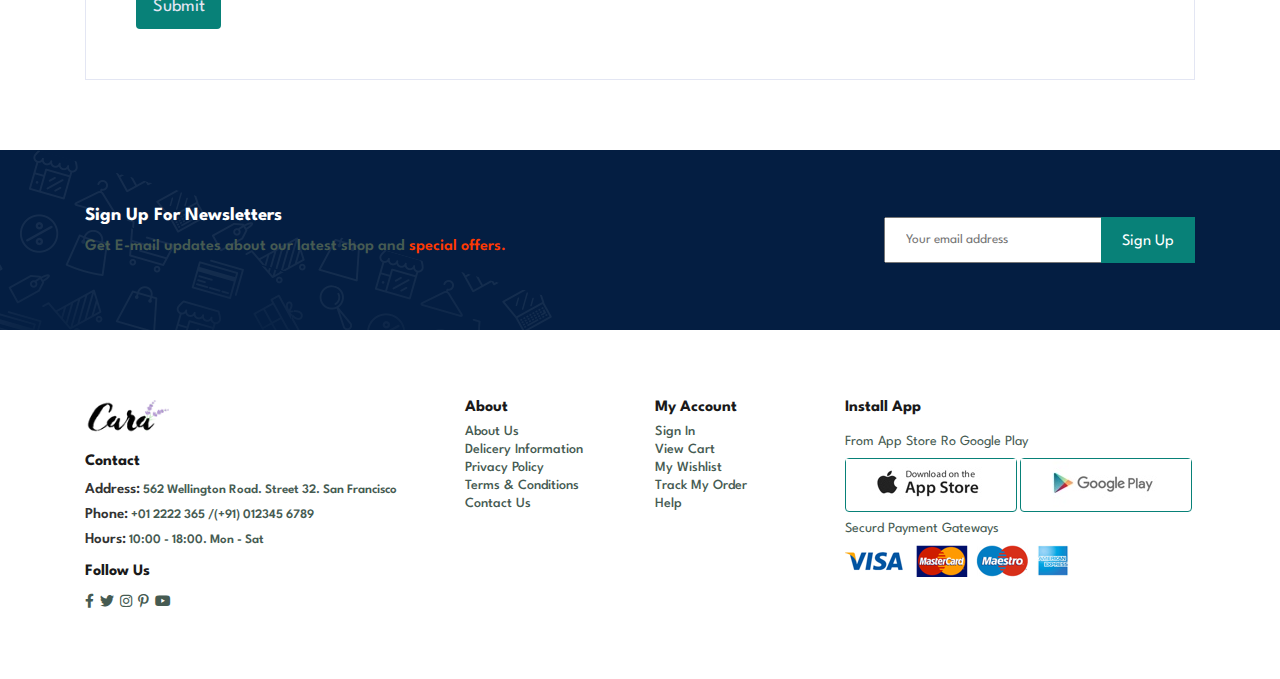
<file: html/contact.html>
<!DOCTYPE html>
<html lang="en">
    <head>
        <meta charset="UTF-8" />
        <meta http-equiv="X-UA-Compatible" content="IE=edge" />
        <meta name="viewport" content="width=device-width, initial-scale=1.0" />
        <link rel="preconnect" href="https://fonts.googleapis.com" />
        <link rel="preconnect" href="https://fonts.gstatic.com" crossorigin />
        <link
            href="https://fonts.googleapis.com/css2?family=League+Spartan:wght@300;400;600;700&display=swap"
            rel="stylesheet"
        />
        <link rel="stylesheet" href="../css/fontawesome.min.css" />
        <link rel="stylesheet" href="../css/all.css" />
        <link rel="stylesheet" href="../css/style.css" />

        <title>contact</title>
    </head>
    <body>
        <header id="header">
            <div class="container">
                <a href="../index.html"
                    ><img src="../img/img/logo.png" alt="" class="logo"
                /></a>
                <div class="box-nav">
                    <ul class="nav">
                        <li>
                            <i class="fa-solid fa-xmark"></i>
                        </li>
                        <li><a href="../index.html">home</a></li>
                        <li><a href="shop.html">shop</a></li>
                        <li><a href="blog.html">blog</a></li>
                        <li><a href="about.html">about</a></li>
                        <li>
                            <a href="contact.html" class="active">contact</a>
                        </li>
                    </ul>
                    <a href="cart.html">
                        <i class="fa-solid fa-bag-shopping"></i>
                    </a>
                    <div class="change-nav">
                        <i class="fa-solid fa-align-right"></i>
                    </div>
                </div>
            </div>
        </header>
        <section class="rep-about">
            <div class="container">
                <h1>#let's_talk</h1>
                <h5>leace a message, we love to hear from you!</h5>
            </div>
        </section>

        <div class="maps">
            <div class="container">
                <div class="content">
                    <h4>get in touch</h4>
                    <h2>
                        Visit one of our agency locations or contact us today
                    </h2>
                    <h3>head office</h3>

                    <div class="box-icon">
                        <i class="fa fa-map-location"></i>
                        <p>56 Glassford street glasgow G11Ul new york</p>
                    </div>
                    <div class="box-icon">
                        <i class="fa-solid fa-message"></i>
                        <p>contact$example.com</p>
                    </div>
                    <div class="box-icon">
                        <i class="fa-solid fa-phone"></i>
                        <p>contact$example.com</p>
                    </div>
                    <div class="box-icon">
                        <i class="fa-solid fa-clock-rotate-left"></i>
                        <p>monday to saturday: 9:00am t0 16pm</p>
                    </div>
                </div>
                <div class="box-map">
                    <iframe
                        src="https://www.google.com/maps/embed?pb=!1m18!1m12!1m3!1d451936.6367162671!2d12.549314461241176!3d51.26289115940192!2m3!1f0!2f0!3f0!3m2!1i1024!2i768!4f13.1!3m3!1m2!1s0x479a721ec2b1be6b%3A0x75e85d6b8e91e55b!2z2KPZhNmF2KfZhtmK2Kc!5e0!3m2!1sar!2seg!4v1661777427303!5m2!1sar!2seg"
                        width="600"
                        height="450"
                        style="border: 0"
                        allowfullscreen=""
                        loading="lazy"
                        referrerpolicy="no-referrer-when-downgrade"
                    ></iframe>
                </div>
            </div>
        </div>
        <div class="form-all">
            <div class="container">
                <div class="all">
                    <div class="box-form">
                        <h4>leave a message</h4>
                        <h2>we love to hear from you</h2>
                        <form action="">
                            <div>
                                <input
                                    class="u-name"
                                    type="text"
                                    name="name"
                                    placeholder="Your Name"
                                />
                                <h5>at least 4 character</h5>
                            </div>
                            <div>
                                <input
                                    class="u-email"
                                    type="email"
                                    name="name"
                                    placeholder="E-mail"
                                />
                                <h5>Please enter a correct email address</h5>
                            </div>
                            <div>
                                <input
                                    class="subject"
                                    type="text"
                                    name="name"
                                    placeholder="Subject"
                                />
                            </div>

                            <textarea
                                name=""
                                id=""
                                class="message"
                                placeholder="Your Message"
                            ></textarea>
                            <button disabled>submit</button>
                        </form>
                    </div>
                    <div class="content">
                        <div class="box">
                            <img src="../img/img/people/1.png" alt="" />
                            <div class="info">
                                <h4>john doe</h4>
                                <p>Senior Marketing Manager</p>
                                <p>Phone : +000 123000 77 88</p>
                                <p>Email : contact@example.com</p>
                            </div>
                        </div>
                        <div class="box">
                            <img src="../img/img/people/2.png" alt="" />
                            <div class="info">
                                <h4>william smith</h4>
                                <p>Senior Marketing Manager</p>
                                <p>Phone : +000 123000 77 88</p>
                                <p>Email : contact@example.com</p>
                            </div>
                        </div>
                        <div class="box">
                            <img src="../img/img/people/3.png" alt="" />
                            <div class="info">
                                <h4>Emma stone</h4>
                                <p>Senior Marketing Manager</p>
                                <p>Phone : +000 123000 77 88</p>
                                <p>Email : contact@example.com</p>
                            </div>
                        </div>
                    </div>
                </div>
            </div>
        </div>
        <section class="new-letter">
            <div class="container">
                <div class="content">
                    <h3>Sign Up For Newsletters</h3>
                    <p>
                        Get E-mail updates about our latest shop and
                        <span>special offers.</span>
                    </p>
                </div>
                <form class="sign">
                    <input type="text" placeholder="Your email address" />
                    <button>sign up</button>
                </form>
            </div>
        </section>
        <footer class="footer">
            <div class="container">
                <div class="contact">
                    <img src="../img/img/logo.png" alt="" />
                    <div class="box">
                        <h3>contact</h3>
                        <h4>
                            <span>Address: </span>
                            <p>562 Wellington Road. Street 32. San Francisco</p>
                        </h4>
                        <h4>
                            <span>Phone: </span>
                            <p>+01 2222 365 /(+91) 012345 6789</p>
                        </h4>
                        <h4>
                            <span>Hours:</span>
                            <p>10:00 - 18:00. Mon - Sat</p>
                        </h4>
                    </div>
                    <div class="social">
                        <h3>follow us</h3>
                        <div class="box-social">
                            <a href="">
                                <i class="fa-brands fa-facebook-f"></i>
                            </a>
                            <a href="">
                                <i class="fa-brands fa-twitter"></i>
                            </a>
                            <a href="">
                                <i class="fa-brands fa-instagram"></i>
                            </a>
                            <a href="">
                                <i class="fa-brands fa-pinterest-p"></i>
                            </a>
                            <a href="">
                                <i class="fa-brands fa-youtube"></i>
                            </a>
                        </div>
                    </div>
                </div>
                <div class="all-ab">
                    <div class="about">
                        <h3>about</h3>
                        <div class="box-about">
                            <a href="">about us</a>
                            <a href="">delicery information</a>
                            <a href="">privacy policy</a>
                            <a href="">terms & conditions</a>
                            <a href="">contact us</a>
                        </div>
                    </div>
                    <div class="account">
                        <h3>my account</h3>
                        <div class="box-about">
                            <a href="">sign in</a>
                            <a href="">view cart</a>
                            <a href="">my wishlist</a>
                            <a href="">track my order</a>
                            <a href="">help</a>
                        </div>
                    </div>
                </div>

                <div class="app">
                    <h3>install app</h3>
                    <p>from App store ro google play</p>
                    <div class="box">
                        <button>
                            <a href="https://www.apple.com/app-store/"
                                ><img src="../img/img/pay/app.jpg" alt=""
                            /></a>
                        </button>
                        <button>
                            <a href="https://play.google.com/store/apps?gl=us">
                                <img src="../img/img/pay/play.jpg" alt="" />
                            </a>
                        </button>
                    </div>
                    <p>securd payment gateways</p>

                    <img src="../img/img/pay/pay.png" alt="" />
                </div>
            </div>
        </footer>
        <script src="../js/main.js"></script>
    </body>
</html>
</file>
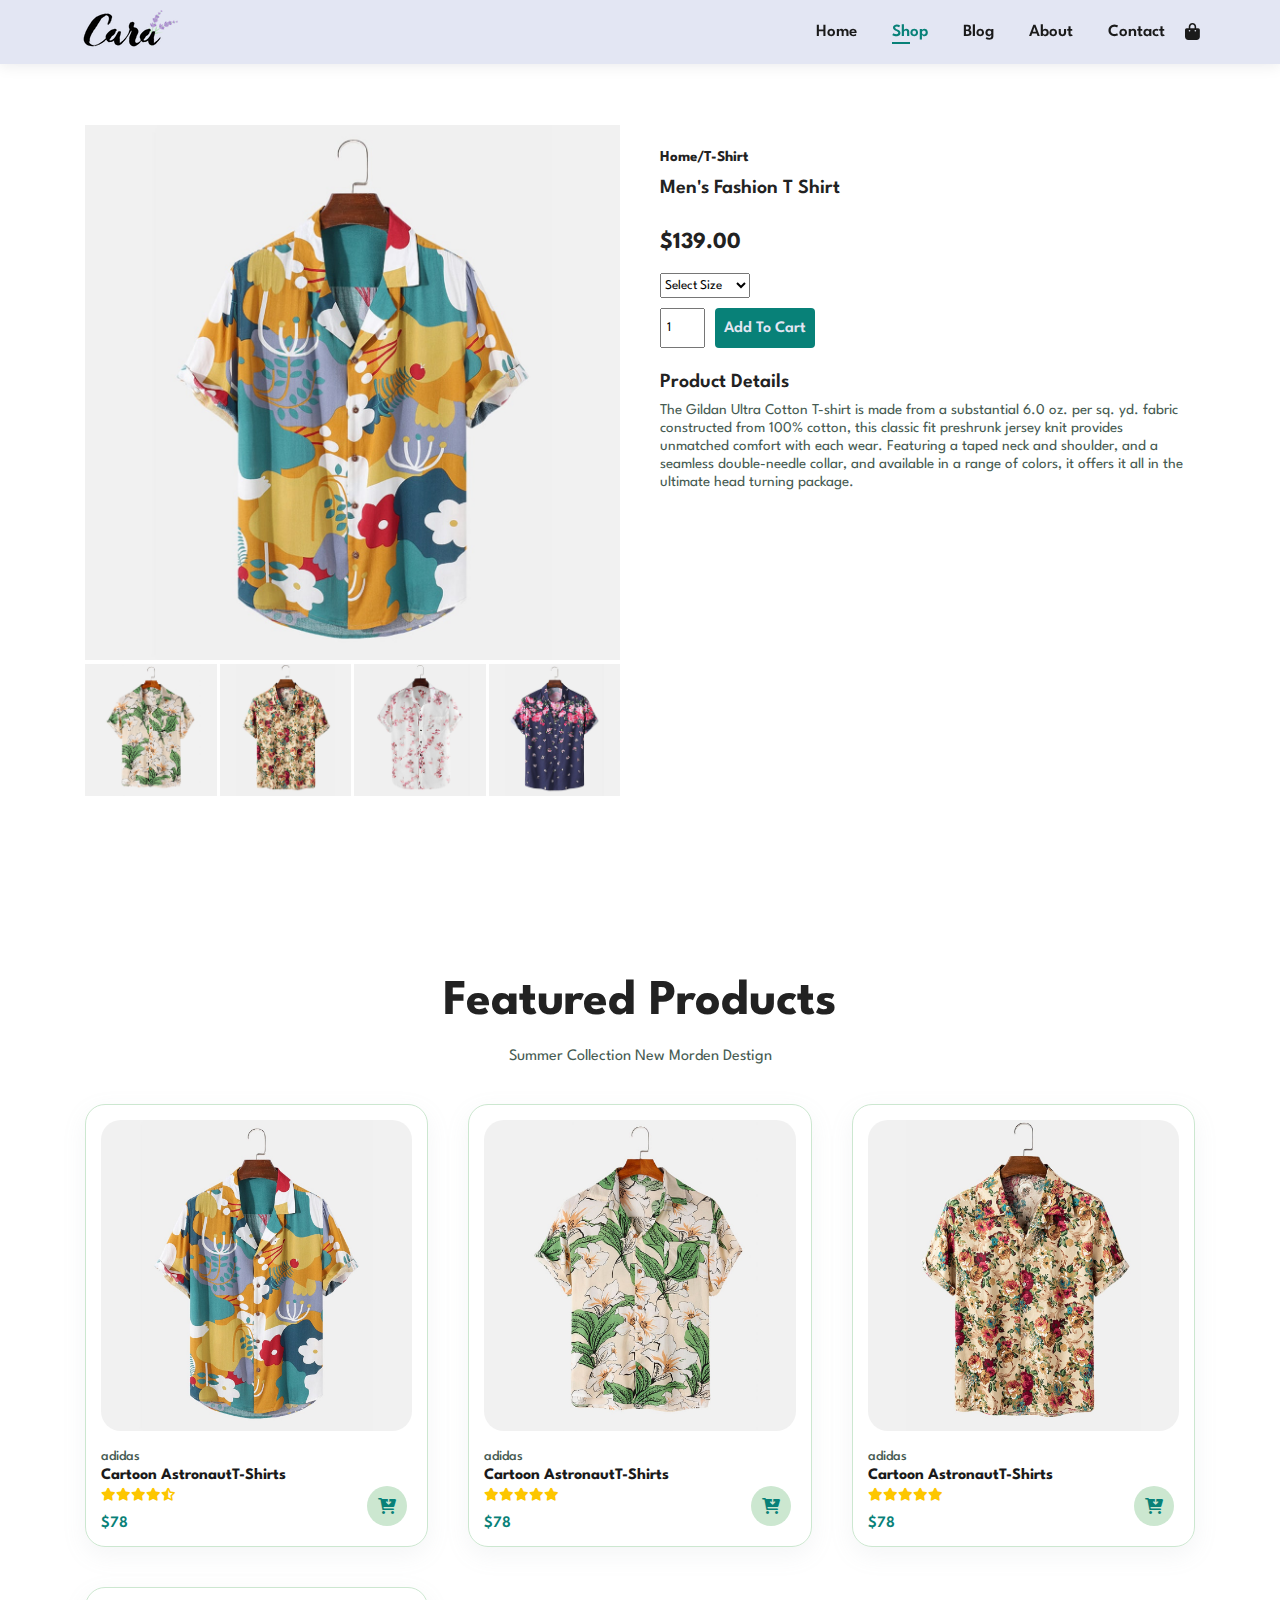
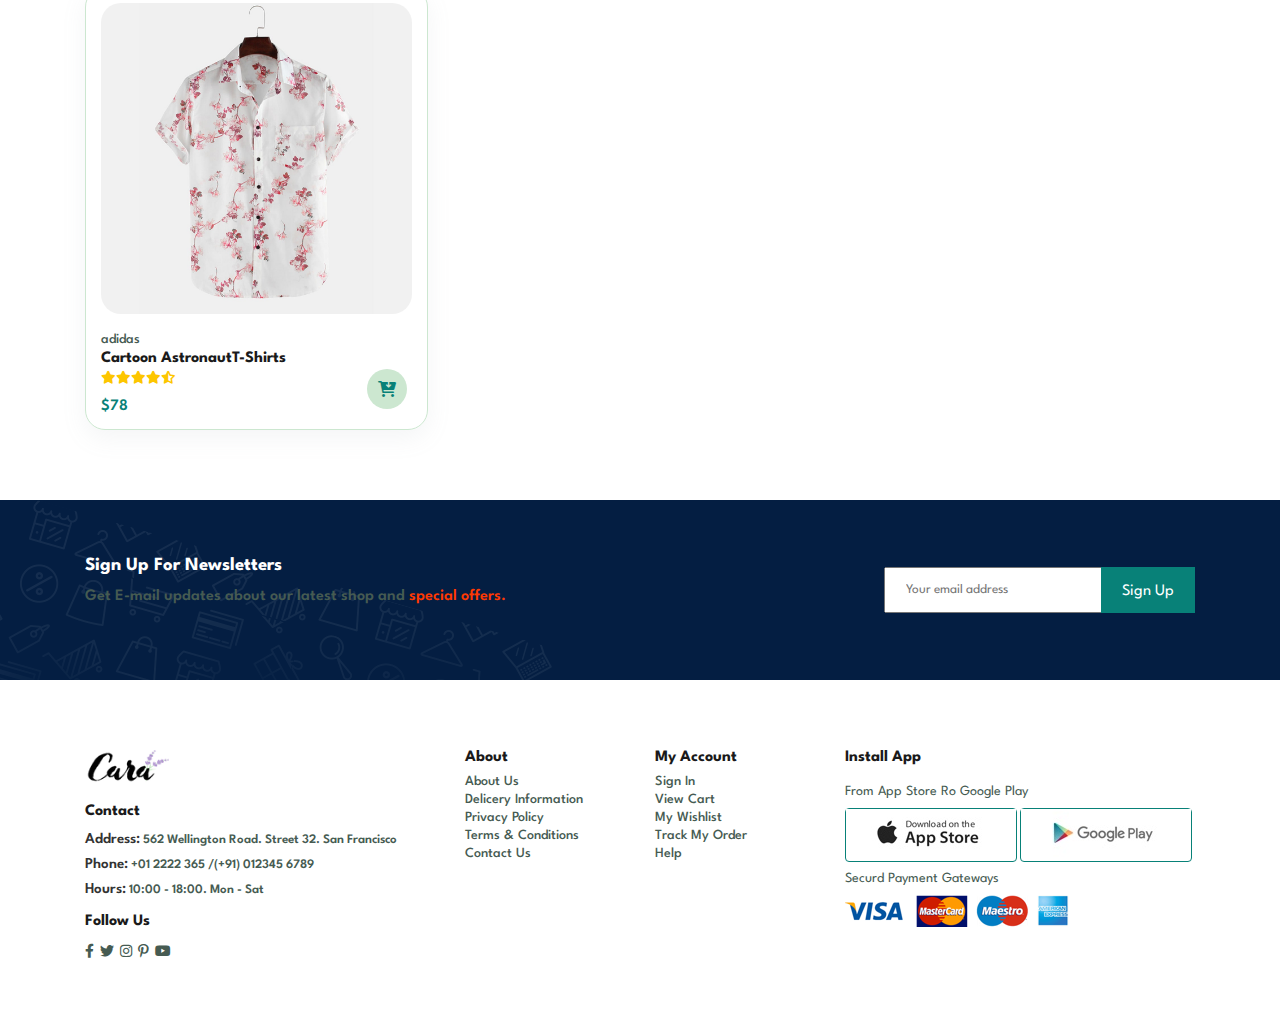
<file: html/pro-details-1.html>
<!DOCTYPE html>
<html lang="en">
    <head>
        <meta charset="UTF-8" />
        <meta http-equiv="X-UA-Compatible" content="IE=edge" />
        <meta name="viewport" content="width=device-width, initial-scale=1.0" />
        <link rel="preconnect" href="https://fonts.googleapis.com" />
        <link rel="preconnect" href="https://fonts.gstatic.com" crossorigin />
        <link
            href="https://fonts.googleapis.com/css2?family=League+Spartan:wght@300;400;600;700&display=swap"
            rel="stylesheet"
        />
        <link rel="stylesheet" href="../css/fontawesome.min.css" />
        <link rel="stylesheet" href="../css/all.css" />
        <link rel="stylesheet" href="../css/style.css" />

        <title>pro</title>
    </head>
    <body>
        <header id="header">
            <div class="container">
                <a href="../index.html"
                    ><img src="../img/img/logo.png" alt="" class="logo"
                /></a>
                <div class="box-nav">
                    <ul class="nav">
                        <li>
                            <i class="fa-solid fa-xmark"></i>
                        </li>
                        <li><a href="../index.html">home</a></li>
                        <li><a href="shop.html" class="active">shop</a></li>
                        <li><a href="blog.html">blog</a></li>
                        <li><a href="about.html">about</a></li>
                        <li><a href="contact.html">contact</a></li>
                    </ul>
                    <a href="cart.html">
                        <i class="fa-solid fa-bag-shopping"></i>
                    </a>
                    <div class="change-nav">
                        <i class="fa-solid fa-align-right"></i>
                    </div>
                </div>
            </div>
        </header>
        <section class="section-m1 pro-details">
            <div class="container">
                <div class="box-img">
                    <div class="big-img">
                        <img src="../img/img/products/f1.jpg" alt="" />
                    </div>
                    <div class="sm-img">
                        <div class="image">
                            <img src="../img/img/products/f2.jpg" alt="" />
                        </div>
                        <div class="image">
                            <img src="../img/img/products/f3.jpg" alt="" />
                        </div>
                        <div class="image">
                            <img src="../img/img/products/f4.jpg" alt="" />
                        </div>
                        <div class="image">
                            <img src="../img/img/products/f5.jpg" alt="" />
                        </div>
                    </div>
                </div>
                <div class="content">
                    <h6>home/t-shirt</h6>
                    <h4>men's fashion t shirt</h4>
                    <div class="box-price">
                        <h4>$139.00</h4>
                        <select>
                            <option>Select Size</option>
                            <option>XL</option>
                            <option>XXL</option>
                            <option>Small</option>
                            <option>Large</option>
                        </select>

                        <form action="">
                            <input type="number" value="1" />
                            <button>add to cart</button>
                        </form>
                    </div>
                    <div class="info">
                        <h4>product details</h4>
                        <p>
                            The Gildan Ultra Cotton T-shirt is made from a
                            substantial 6.0 oz. per sq. yd. fabric constructed
                            from 100% cotton, this classic fit preshrunk jersey
                            knit provides unmatched comfort with each wear.
                            Featuring a taped neck and shoulder, and a seamless
                            double-needle collar, and available in a range of
                            colors, it offers it all in the ultimate head
                            turning package.
                        </p>
                    </div>
                </div>
            </div>
        </section>
        <section class="product1">
            <div class="box-title">
                <h1>featured products</h1>
                <p>summer collection new morden destign</p>
            </div>
            <div class="container">
                <div class="box-product">
                    <div class="box-img">
                        <img src="../img/img/products/f1.jpg" alt="" />
                    </div>
                    <div class="content">
                        <p>adidas</p>
                        <h4>Cartoon AstronautT-Shirts</h4>
                        <div class="box-star">
                            <span><i class="fa-solid fa-star"></i></span>
                            <span><i class="fa-solid fa-star"></i></span>
                            <span><i class="fa-solid fa-star"></i></span>
                            <span><i class="fa-solid fa-star"></i></span>
                            <span
                                ><i class="fa-solid fa-star-half-stroke"></i
                            ></span>
                        </div>
                        <div class="price">
                            <span>$78</span>
                        </div>
                    </div>
                    <div class="selection">
                        <button>
                            <i class="fa-solid fa-cart-arrow-down"></i>
                        </button>
                    </div>
                </div>
                <div class="box-product">
                    <div class="box-img">
                        <img src="../img/img/products/f2.jpg" alt="" />
                    </div>
                    <div class="content">
                        <p>adidas</p>
                        <h4>Cartoon AstronautT-Shirts</h4>
                        <div class="box-star">
                            <span><i class="fa-solid fa-star"></i></span>
                            <span><i class="fa-solid fa-star"></i></span>
                            <span><i class="fa-solid fa-star"></i></span>
                            <span><i class="fa-solid fa-star"></i></span>
                            <span><i class="fa-solid fa-star"></i></span>
                        </div>
                        <div class="price">
                            <span>$78</span>
                        </div>
                    </div>
                    <div class="selection">
                        <button>
                            <i class="fa-solid fa-cart-arrow-down"></i>
                        </button>
                    </div>
                </div>
                <div class="box-product">
                    <div class="box-img">
                        <img src="../img/img/products/f3.jpg" alt="" />
                    </div>
                    <div class="content">
                        <p>adidas</p>
                        <h4>Cartoon AstronautT-Shirts</h4>
                        <div class="box-star">
                            <span><i class="fa-solid fa-star"></i></span>
                            <span><i class="fa-solid fa-star"></i></span>
                            <span><i class="fa-solid fa-star"></i></span>
                            <span><i class="fa-solid fa-star"></i></span>
                            <span><i class="fa-solid fa-star"></i></span>
                        </div>
                        <div class="price">
                            <span>$78</span>
                        </div>
                    </div>
                    <div class="selection">
                        <button>
                            <i class="fa-solid fa-cart-arrow-down"></i>
                        </button>
                    </div>
                </div>
                <div class="box-product">
                    <div class="box-img">
                        <img src="../img/img/products/f4.jpg" alt="" />
                    </div>
                    <div class="content">
                        <p>adidas</p>
                        <h4>Cartoon AstronautT-Shirts</h4>
                        <div class="box-star">
                            <span><i class="fa-solid fa-star"></i></span>
                            <span><i class="fa-solid fa-star"></i></span>
                            <span><i class="fa-solid fa-star"></i></span>
                            <span><i class="fa-solid fa-star"></i></span>
                            <span>
                                <i class="fa-solid fa-star-half-stroke"></i>
                            </span>
                        </div>
                        <div class="price">
                            <span>$78</span>
                        </div>
                    </div>
                    <div class="selection">
                        <button>
                            <i class="fa-solid fa-cart-arrow-down"></i>
                        </button>
                    </div>
                </div>
            </div>
        </section>
        <section class="new-letter">
            <div class="container">
                <div class="content">
                    <h3>Sign Up For Newsletters</h3>
                    <p>
                        Get E-mail updates about our latest shop and
                        <span>special offers.</span>
                    </p>
                </div>
                <form class="sign">
                    <input type="text" placeholder="Your email address" />
                    <button>sign up</button>
                </form>
            </div>
        </section>
        <footer class="footer">
            <div class="container">
                <div class="contact">
                    <img src="../img/img/logo.png" alt="" />
                    <div class="box">
                        <h3>contact</h3>
                        <h4>
                            <span>Address: </span>
                            <p>562 Wellington Road. Street 32. San Francisco</p>
                        </h4>
                        <h4>
                            <span>Phone: </span>
                            <p>+01 2222 365 /(+91) 012345 6789</p>
                        </h4>
                        <h4>
                            <span>Hours:</span>
                            <p>10:00 - 18:00. Mon - Sat</p>
                        </h4>
                    </div>
                    <div class="social">
                        <h3>follow us</h3>
                        <div class="box-social">
                            <a href="">
                                <i class="fa-brands fa-facebook-f"></i>
                            </a>
                            <a href="">
                                <i class="fa-brands fa-twitter"></i>
                            </a>
                            <a href="">
                                <i class="fa-brands fa-instagram"></i>
                            </a>
                            <a href="">
                                <i class="fa-brands fa-pinterest-p"></i>
                            </a>
                            <a href="">
                                <i class="fa-brands fa-youtube"></i>
                            </a>
                        </div>
                    </div>
                </div>
                <div class="all-ab">
                    <div class="about">
                        <h3>about</h3>
                        <div class="box-about">
                            <a href="">about us</a>
                            <a href="">delicery information</a>
                            <a href="">privacy policy</a>
                            <a href="">terms & conditions</a>
                            <a href="">contact us</a>
                        </div>
                    </div>
                    <div class="account">
                        <h3>my account</h3>
                        <div class="box-about">
                            <a href="">sign in</a>
                            <a href="">view cart</a>
                            <a href="">my wishlist</a>
                            <a href="">track my order</a>
                            <a href="">help</a>
                        </div>
                    </div>
                </div>

                <div class="app">
                    <h3>install app</h3>
                    <p>from App store ro google play</p>
                    <div class="box">
                        <button>
                            <a href="https://www.apple.com/app-store/"
                                ><img src="../img/img/pay/app.jpg" alt=""
                            /></a>
                        </button>
                        <button>
                            <a href="https://play.google.com/store/apps?gl=us">
                                <img src="../img/img/pay/play.jpg" alt="" />
                            </a>
                        </button>
                    </div>
                    <p>securd payment gateways</p>

                    <img src="../img/img/pay/pay.png" alt="" />
                </div>
            </div>
        </footer>
        <script src="../js/main.js"></script>
    </body>
</html>
</file>
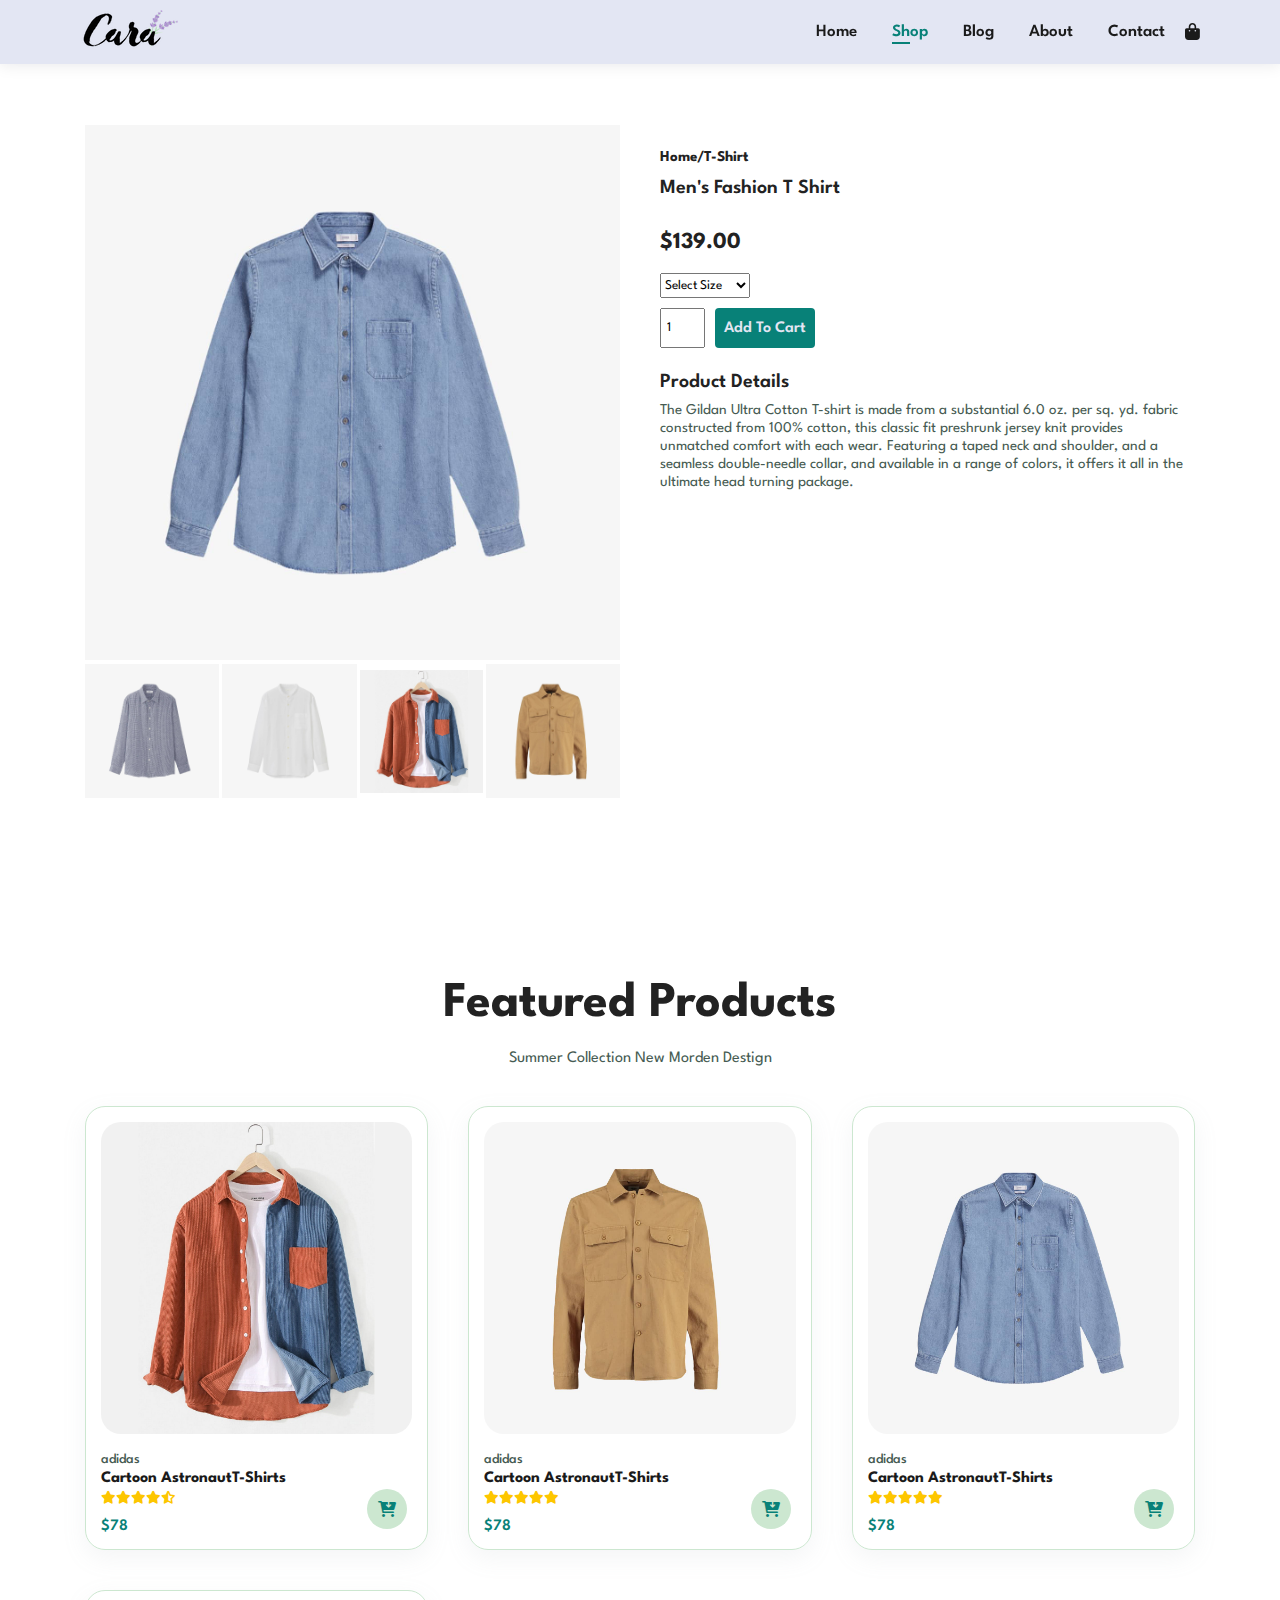
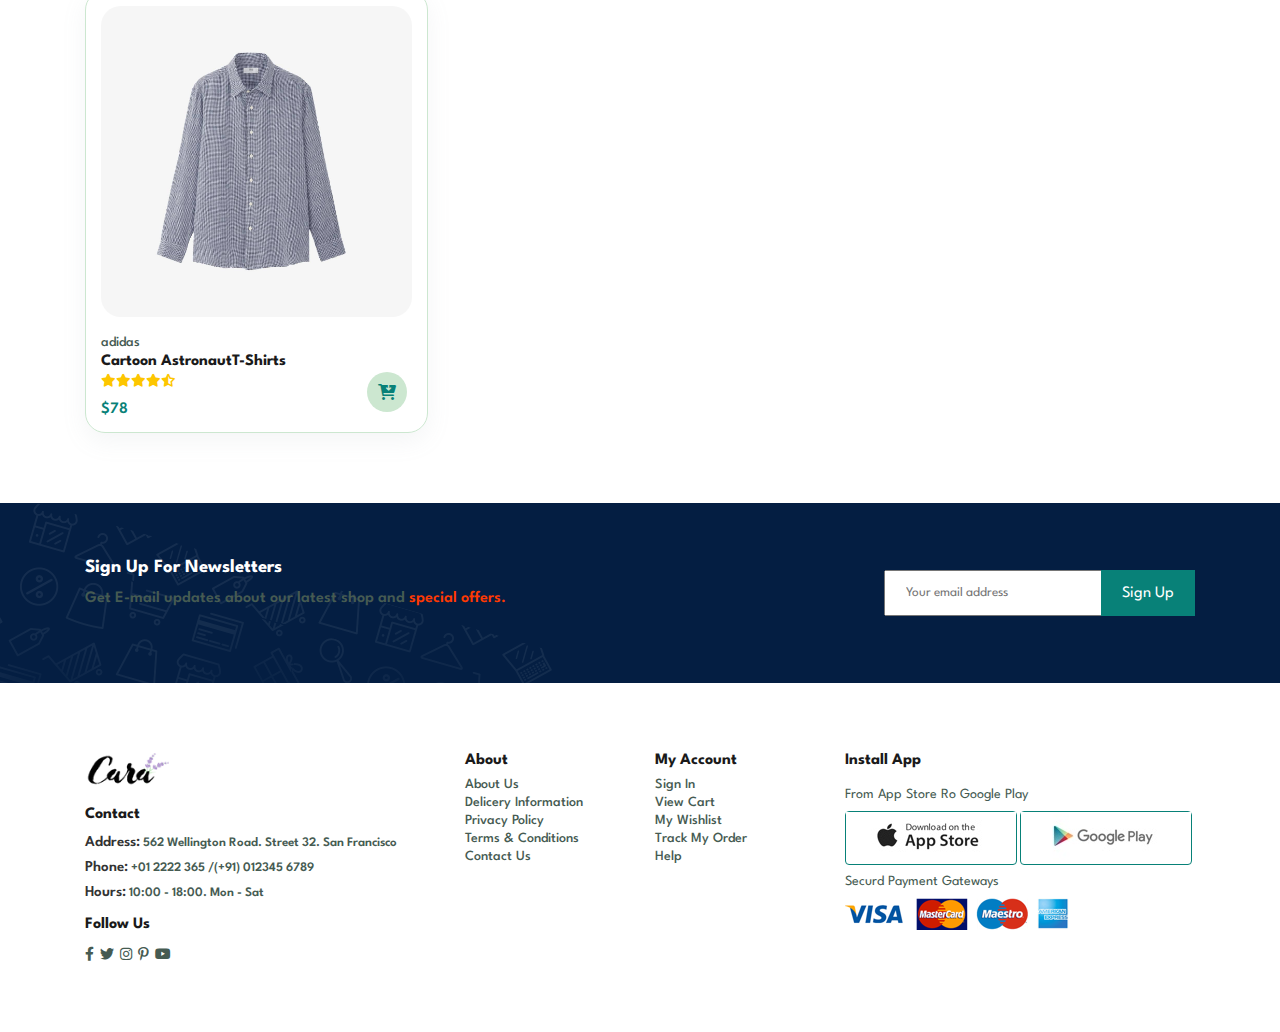
<file: html/pro-details-2.html>
<!DOCTYPE html>
<html lang="en">
    <head>
        <meta charset="UTF-8" />
        <meta http-equiv="X-UA-Compatible" content="IE=edge" />
        <meta name="viewport" content="width=device-width, initial-scale=1.0" />
        <link rel="preconnect" href="https://fonts.googleapis.com" />
        <link rel="preconnect" href="https://fonts.gstatic.com" crossorigin />
        <link
            href="https://fonts.googleapis.com/css2?family=League+Spartan:wght@300;400;600;700&display=swap"
            rel="stylesheet"
        />
        <link rel="stylesheet" href="../css/fontawesome.min.css" />
        <link rel="stylesheet" href="../css/all.css" />
        <link rel="stylesheet" href="../css/style.css" />

        <title>pro</title>
    </head>
    <body>
        <header id="header">
            <div class="container">
                <a href="../index.html"
                    ><img src="../img/img/logo.png" alt="" class="logo"
                /></a>
                <div class="box-nav">
                    <ul class="nav">
                        <li>
                            <i class="fa-solid fa-xmark"></i>
                        </li>
                        <li><a href="../index.html">home</a></li>
                        <li><a href="shop.html" class="active">shop</a></li>
                        <li><a href="blog.html">blog</a></li>
                        <li><a href="about.html">about</a></li>
                        <li><a href="contact.html">contact</a></li>
                    </ul>
                    <a href="cart.html">
                        <i class="fa-solid fa-bag-shopping"></i>
                    </a>
                    <div class="change-nav">
                        <i class="fa-solid fa-align-right"></i>
                    </div>
                </div>
            </div>
        </header>
        <section class="section-m1 pro-details">
            <div class="container">
                <div class="box-img">
                    <div class="big-img">
                        <img src="../img/img/products/n5.jpg" alt="" />
                    </div>
                    <div class="sm-img">
                        <div class="image">
                            <img src="../img/img/products/n2.jpg" alt="" />
                        </div>
                        <div class="image">
                            <img src="../img/img/products/n3.jpg" alt="" />
                        </div>
                        <div class="image">
                            <img src="../img/img/products/f6.jpg" alt="" />
                        </div>
                        <div class="image">
                            <img src="../img/img/products/n7.jpg" alt="" />
                        </div>
                    </div>
                </div>
                <div class="content">
                    <h6>home/t-shirt</h6>
                    <h4>men's fashion t shirt</h4>
                    <div class="box-price">
                        <h4>$139.00</h4>
                        <select>
                            <option>Select Size</option>
                            <option>XL</option>
                            <option>XXL</option>
                            <option>Small</option>
                            <option>Large</option>
                        </select>

                        <form action="">
                            <input type="number" value="1" />
                            <button>add to cart</button>
                        </form>
                    </div>
                    <div class="info">
                        <h4>product details</h4>
                        <p>
                            The Gildan Ultra Cotton T-shirt is made from a
                            substantial 6.0 oz. per sq. yd. fabric constructed
                            from 100% cotton, this classic fit preshrunk jersey
                            knit provides unmatched comfort with each wear.
                            Featuring a taped neck and shoulder, and a seamless
                            double-needle collar, and available in a range of
                            colors, it offers it all in the ultimate head
                            turning package.
                        </p>
                    </div>
                </div>
            </div>
        </section>
        <section class="product1">
            <div class="box-title">
                <h1>featured products</h1>
                <p>summer collection new morden destign</p>
            </div>
            <div class="container">
                <div class="box-product">
                    <div class="box-img">
                        <img src="../img/img/products/f6.jpg" alt="" />
                    </div>
                    <div class="content">
                        <p>adidas</p>
                        <h4>Cartoon AstronautT-Shirts</h4>
                        <div class="box-star">
                            <span><i class="fa-solid fa-star"></i></span>
                            <span><i class="fa-solid fa-star"></i></span>
                            <span><i class="fa-solid fa-star"></i></span>
                            <span><i class="fa-solid fa-star"></i></span>
                            <span
                                ><i class="fa-solid fa-star-half-stroke"></i
                            ></span>
                        </div>
                        <div class="price">
                            <span>$78</span>
                        </div>
                    </div>
                    <div class="selection">
                        <button>
                            <i class="fa-solid fa-cart-arrow-down"></i>
                        </button>
                    </div>
                </div>
                <div class="box-product">
                    <div class="box-img">
                        <img src="../img/img/products/n7.jpg" alt="" />
                    </div>
                    <div class="content">
                        <p>adidas</p>
                        <h4>Cartoon AstronautT-Shirts</h4>
                        <div class="box-star">
                            <span><i class="fa-solid fa-star"></i></span>
                            <span><i class="fa-solid fa-star"></i></span>
                            <span><i class="fa-solid fa-star"></i></span>
                            <span><i class="fa-solid fa-star"></i></span>
                            <span><i class="fa-solid fa-star"></i></span>
                        </div>
                        <div class="price">
                            <span>$78</span>
                        </div>
                    </div>
                    <div class="selection">
                        <button>
                            <i class="fa-solid fa-cart-arrow-down"></i>
                        </button>
                    </div>
                </div>
                <div class="box-product">
                    <div class="box-img">
                        <img src="../img/img/products/n5.jpg" alt="" />
                    </div>
                    <div class="content">
                        <p>adidas</p>
                        <h4>Cartoon AstronautT-Shirts</h4>
                        <div class="box-star">
                            <span><i class="fa-solid fa-star"></i></span>
                            <span><i class="fa-solid fa-star"></i></span>
                            <span><i class="fa-solid fa-star"></i></span>
                            <span><i class="fa-solid fa-star"></i></span>
                            <span><i class="fa-solid fa-star"></i></span>
                        </div>
                        <div class="price">
                            <span>$78</span>
                        </div>
                    </div>
                    <div class="selection">
                        <button>
                            <i class="fa-solid fa-cart-arrow-down"></i>
                        </button>
                    </div>
                </div>
                <div class="box-product">
                    <div class="box-img">
                        <img src="../img/img/products/n2.jpg" alt="" />
                    </div>
                    <div class="content">
                        <p>adidas</p>
                        <h4>Cartoon AstronautT-Shirts</h4>
                        <div class="box-star">
                            <span><i class="fa-solid fa-star"></i></span>
                            <span><i class="fa-solid fa-star"></i></span>
                            <span><i class="fa-solid fa-star"></i></span>
                            <span><i class="fa-solid fa-star"></i></span>
                            <span>
                                <i class="fa-solid fa-star-half-stroke"></i>
                            </span>
                        </div>
                        <div class="price">
                            <span>$78</span>
                        </div>
                    </div>
                    <div class="selection">
                        <button>
                            <i class="fa-solid fa-cart-arrow-down"></i>
                        </button>
                    </div>
                </div>
            </div>
        </section>
        <section class="new-letter">
            <div class="container">
                <div class="content">
                    <h3>Sign Up For Newsletters</h3>
                    <p>
                        Get E-mail updates about our latest shop and
                        <span>special offers.</span>
                    </p>
                </div>
                <form class="sign">
                    <input type="text" placeholder="Your email address" />
                    <button>sign up</button>
                </form>
            </div>
        </section>
        <footer class="footer">
            <div class="container">
                <div class="contact">
                    <img src="../img/img/logo.png" alt="" />
                    <div class="box">
                        <h3>contact</h3>
                        <h4>
                            <span>Address: </span>
                            <p>562 Wellington Road. Street 32. San Francisco</p>
                        </h4>
                        <h4>
                            <span>Phone: </span>
                            <p>+01 2222 365 /(+91) 012345 6789</p>
                        </h4>
                        <h4>
                            <span>Hours:</span>
                            <p>10:00 - 18:00. Mon - Sat</p>
                        </h4>
                    </div>
                    <div class="social">
                        <h3>follow us</h3>
                        <div class="box-social">
                            <a href="">
                                <i class="fa-brands fa-facebook-f"></i>
                            </a>
                            <a href="">
                                <i class="fa-brands fa-twitter"></i>
                            </a>
                            <a href="">
                                <i class="fa-brands fa-instagram"></i>
                            </a>
                            <a href="">
                                <i class="fa-brands fa-pinterest-p"></i>
                            </a>
                            <a href="">
                                <i class="fa-brands fa-youtube"></i>
                            </a>
                        </div>
                    </div>
                </div>
                <div class="all-ab">
                    <div class="about">
                        <h3>about</h3>
                        <div class="box-about">
                            <a href="">about us</a>
                            <a href="">delicery information</a>
                            <a href="">privacy policy</a>
                            <a href="">terms & conditions</a>
                            <a href="">contact us</a>
                        </div>
                    </div>
                    <div class="account">
                        <h3>my account</h3>
                        <div class="box-about">
                            <a href="">sign in</a>
                            <a href="">view cart</a>
                            <a href="">my wishlist</a>
                            <a href="">track my order</a>
                            <a href="">help</a>
                        </div>
                    </div>
                </div>

                <div class="app">
                    <h3>install app</h3>
                    <p>from App store ro google play</p>
                    <div class="box">
                        <button>
                            <a href="https://www.apple.com/app-store/"
                                ><img src="../img/img/pay/app.jpg" alt=""
                            /></a>
                        </button>
                        <button>
                            <a href="https://play.google.com/store/apps?gl=us">
                                <img src="../img/img/pay/play.jpg" alt="" />
                            </a>
                        </button>
                    </div>
                    <p>securd payment gateways</p>

                    <img src="../img/img/pay/pay.png" alt="" />
                </div>
            </div>
        </footer>
        <script src="../js/main.js"></script>
    </body>
</html>
</file>
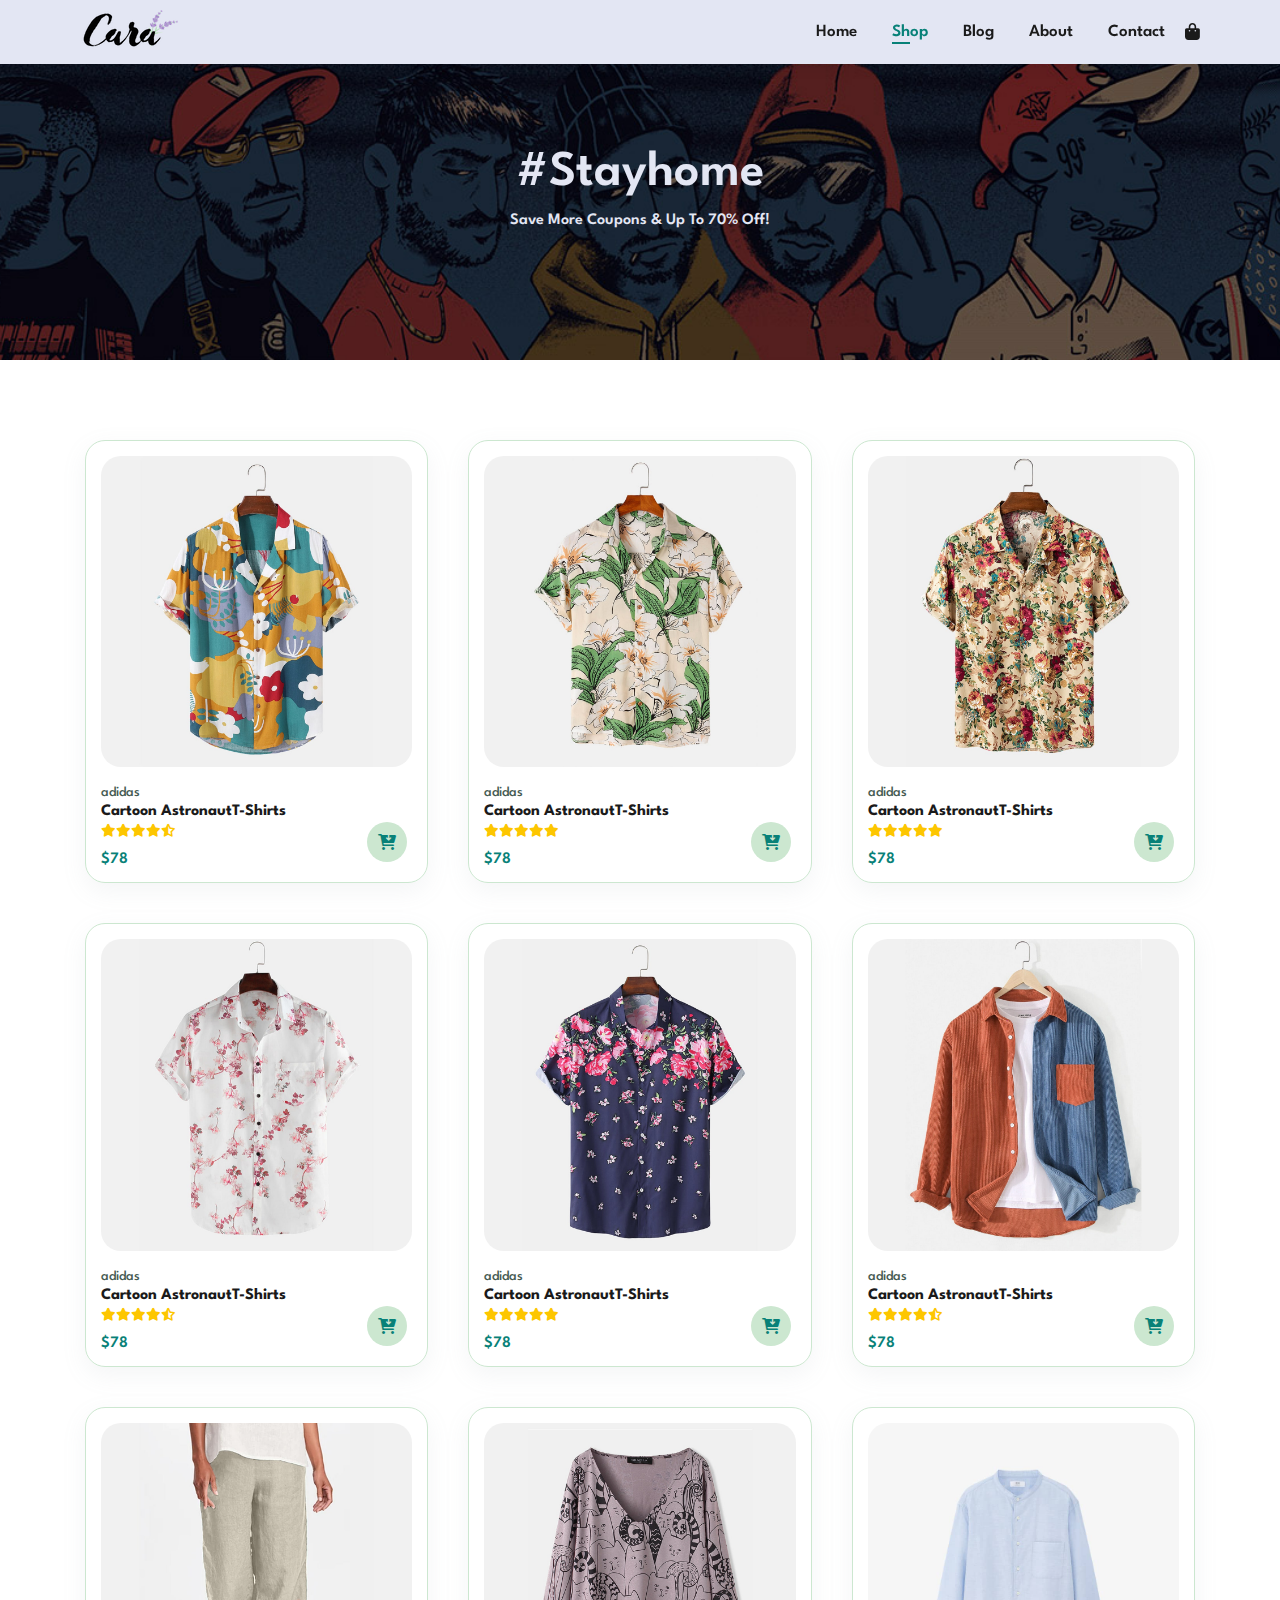
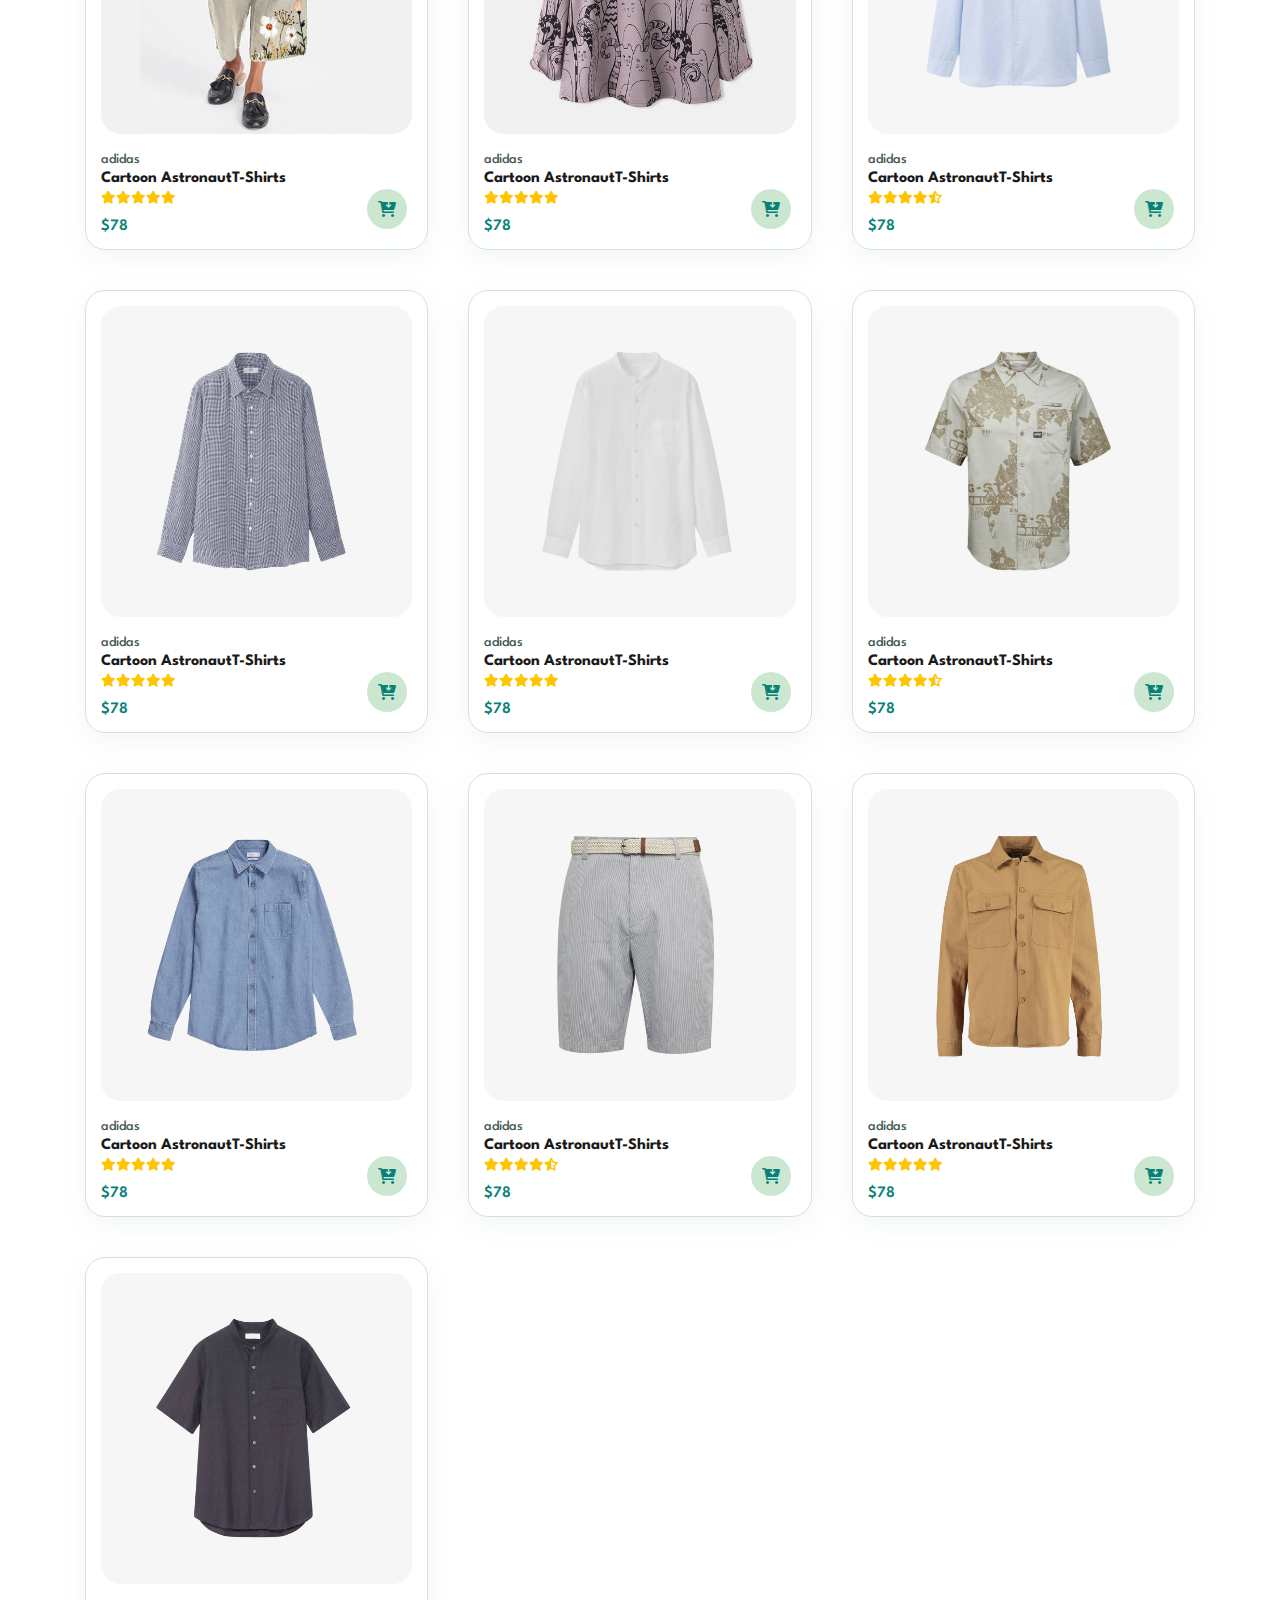
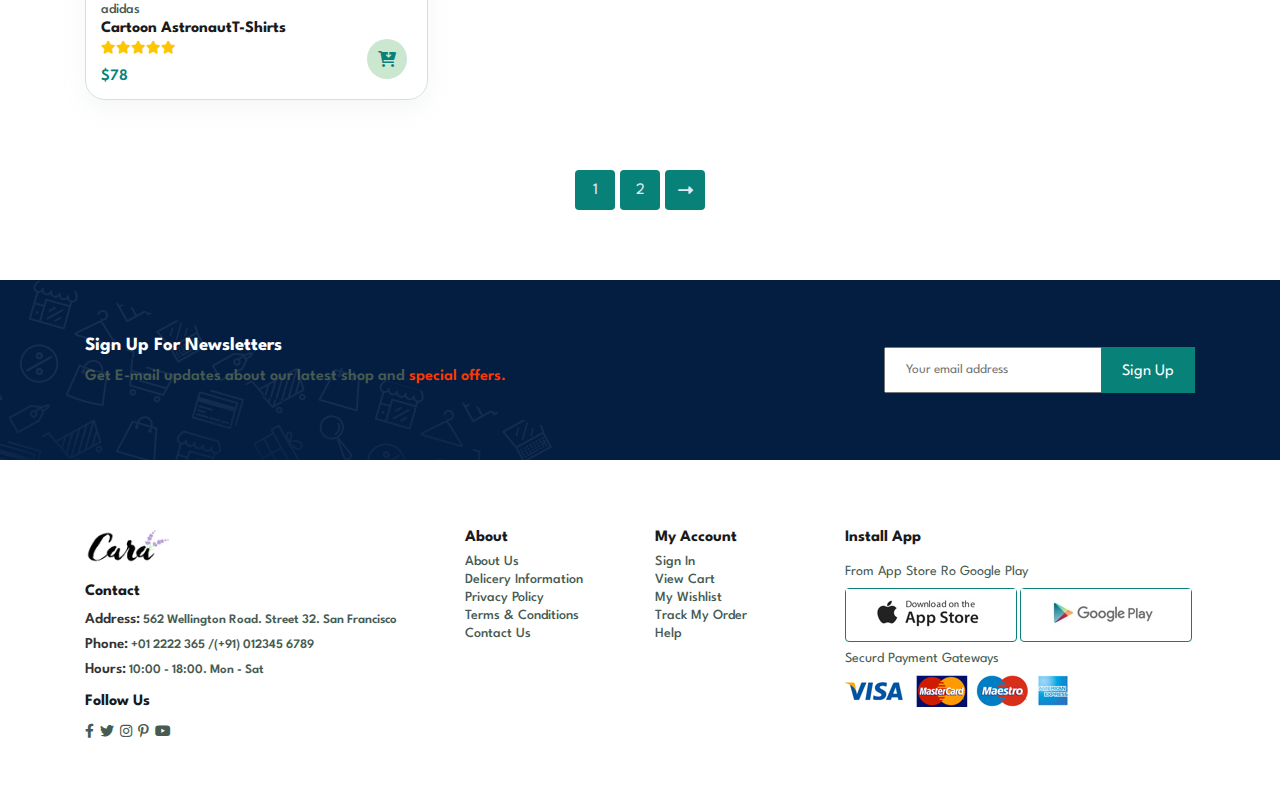
<file: html/shop.html>
<!DOCTYPE html>
<html lang="en">
    <head>
        <meta charset="UTF-8" />
        <meta http-equiv="X-UA-Compatible" content="IE=edge" />
        <meta name="viewport" content="width=device-width, initial-scale=1.0" />
        <link rel="preconnect" href="https://fonts.googleapis.com" />
        <link rel="preconnect" href="https://fonts.gstatic.com" crossorigin />
        <link
            href="https://fonts.googleapis.com/css2?family=League+Spartan:wght@300;400;600;700&display=swap"
            rel="stylesheet"
        />
        <link rel="stylesheet" href="../css/fontawesome.min.css" />
        <link rel="stylesheet" href="../css/all.css" />
        <link rel="stylesheet" href="../css/style.css" />

        <title>shop</title>
    </head>
    <body>
        <header id="header">
            <div class="container">
                <a href="../index.html"
                    ><img src="../img/img/logo.png" alt="" class="logo"
                /></a>
                <div class="box-nav">
                    <ul class="nav">
                        <li>
                            <i class="fa-solid fa-xmark"></i>
                        </li>
                        <li><a href="../index.html">home</a></li>
                        <li><a href="shop.html" class="active">shop</a></li>
                        <li><a href="blog.html">blog</a></li>
                        <li><a href="about.html">about</a></li>
                        <li><a href="contact.html">contact</a></li>
                    </ul>
                    <a href="cart.html">
                        <i class="fa-solid fa-bag-shopping"></i>
                    </a>
                    <div class="change-nav">
                        <i class="fa-solid fa-align-right"></i>
                    </div>
                </div>
            </div>
        </header>
        <section class="rep-shop">
            <div class="container">
                <h1>#stayhome</h1>
                <h5>save more coupons & up to 70% off!</h5>
            </div>
        </section>

        <section class="product1 in-shop">
            <div class="container">
                <div class="box-product active-1">
                    <div class="box-img">
                        <img src="../img/img/products/f1.jpg" alt="" />
                    </div>
                    <div class="content">
                        <p>adidas</p>
                        <h4>Cartoon AstronautT-Shirts</h4>
                        <div class="box-star">
                            <span><i class="fa-solid fa-star"></i></span>
                            <span><i class="fa-solid fa-star"></i></span>
                            <span><i class="fa-solid fa-star"></i></span>
                            <span><i class="fa-solid fa-star"></i></span>
                            <span
                                ><i class="fa-solid fa-star-half-stroke"></i
                            ></span>
                        </div>
                        <div class="price">
                            <span>$78</span>
                        </div>
                    </div>
                    <div class="selection">
                        <button>
                            <i class="fa-solid fa-cart-arrow-down"></i>
                        </button>
                    </div>
                </div>
                <div class="box-product active-2">
                    <div class="box-img">
                        <img src="../img/img/products/f2.jpg" alt="" />
                    </div>
                    <div class="content">
                        <p>adidas</p>
                        <h4>Cartoon AstronautT-Shirts</h4>
                        <div class="box-star">
                            <span><i class="fa-solid fa-star"></i></span>
                            <span><i class="fa-solid fa-star"></i></span>
                            <span><i class="fa-solid fa-star"></i></span>
                            <span><i class="fa-solid fa-star"></i></span>
                            <span><i class="fa-solid fa-star"></i></span>
                        </div>
                        <div class="price">
                            <span>$78</span>
                        </div>
                    </div>
                    <div class="selection">
                        <button>
                            <i class="fa-solid fa-cart-arrow-down"></i>
                        </button>
                    </div>
                </div>
                <div class="box-product">
                    <div class="box-img">
                        <img src="../img/img/products/f3.jpg" alt="" />
                    </div>
                    <div class="content">
                        <p>adidas</p>
                        <h4>Cartoon AstronautT-Shirts</h4>
                        <div class="box-star">
                            <span><i class="fa-solid fa-star"></i></span>
                            <span><i class="fa-solid fa-star"></i></span>
                            <span><i class="fa-solid fa-star"></i></span>
                            <span><i class="fa-solid fa-star"></i></span>
                            <span><i class="fa-solid fa-star"></i></span>
                        </div>
                        <div class="price">
                            <span>$78</span>
                        </div>
                    </div>
                    <div class="selection">
                        <button>
                            <i class="fa-solid fa-cart-arrow-down"></i>
                        </button>
                    </div>
                </div>
                <div class="box-product">
                    <div class="box-img">
                        <img src="../img/img/products/f4.jpg" alt="" />
                    </div>
                    <div class="content">
                        <p>adidas</p>
                        <h4>Cartoon AstronautT-Shirts</h4>
                        <div class="box-star">
                            <span><i class="fa-solid fa-star"></i></span>
                            <span><i class="fa-solid fa-star"></i></span>
                            <span><i class="fa-solid fa-star"></i></span>
                            <span><i class="fa-solid fa-star"></i></span>
                            <span>
                                <i class="fa-solid fa-star-half-stroke"></i>
                            </span>
                        </div>
                        <div class="price">
                            <span>$78</span>
                        </div>
                    </div>
                    <div class="selection">
                        <button>
                            <i class="fa-solid fa-cart-arrow-down"></i>
                        </button>
                    </div>
                </div>
                <div class="box-product">
                    <div class="box-img">
                        <img src="../img/img/products/f5.jpg" alt="" />
                    </div>
                    <div class="content">
                        <p>adidas</p>
                        <h4>Cartoon AstronautT-Shirts</h4>
                        <div class="box-star">
                            <span><i class="fa-solid fa-star"></i></span>
                            <span><i class="fa-solid fa-star"></i></span>
                            <span><i class="fa-solid fa-star"></i></span>
                            <span><i class="fa-solid fa-star"></i></span>
                            <span><i class="fa-solid fa-star"></i></span>
                        </div>
                        <div class="price">
                            <span>$78</span>
                        </div>
                    </div>
                    <div class="selection">
                        <button>
                            <i class="fa-solid fa-cart-arrow-down"></i>
                        </button>
                    </div>
                </div>
                <div class="box-product">
                    <div class="box-img">
                        <img src="../img/img/products/f6.jpg" alt="" />
                    </div>
                    <div class="content">
                        <p>adidas</p>
                        <h4>Cartoon AstronautT-Shirts</h4>
                        <div class="box-star">
                            <span><i class="fa-solid fa-star"></i></span>
                            <span><i class="fa-solid fa-star"></i></span>
                            <span><i class="fa-solid fa-star"></i></span>
                            <span><i class="fa-solid fa-star"></i></span>
                            <span
                                ><i class="fa-solid fa-star-half-stroke"></i
                            ></span>
                        </div>
                        <div class="price">
                            <span>$78</span>
                        </div>
                    </div>
                    <div class="selection">
                        <button>
                            <i class="fa-solid fa-cart-arrow-down"></i>
                        </button>
                    </div>
                </div>
                <div class="box-product">
                    <div class="box-img">
                        <img src="../img/img/products/f7.jpg" alt="" />
                    </div>
                    <div class="content">
                        <p>adidas</p>
                        <h4>Cartoon AstronautT-Shirts</h4>
                        <div class="box-star">
                            <span><i class="fa-solid fa-star"></i></span>
                            <span><i class="fa-solid fa-star"></i></span>
                            <span><i class="fa-solid fa-star"></i></span>
                            <span><i class="fa-solid fa-star"></i></span>
                            <span><i class="fa-solid fa-star"></i></span>
                        </div>
                        <div class="price">
                            <span>$78</span>
                        </div>
                    </div>
                    <div class="selection">
                        <button>
                            <i class="fa-solid fa-cart-arrow-down"></i>
                        </button>
                    </div>
                </div>
                <div class="box-product">
                    <div class="box-img">
                        <img src="../img/img/products/f8.jpg" alt="" />
                    </div>
                    <div class="content">
                        <p>adidas</p>
                        <h4>Cartoon AstronautT-Shirts</h4>
                        <div class="box-star">
                            <span><i class="fa-solid fa-star"></i></span>
                            <span><i class="fa-solid fa-star"></i></span>
                            <span><i class="fa-solid fa-star"></i></span>
                            <span><i class="fa-solid fa-star"></i></span>
                            <span><i class="fa-solid fa-star"></i></span>
                        </div>
                        <div class="price">
                            <span>$78</span>
                        </div>
                    </div>
                    <div class="selection">
                        <button>
                            <i class="fa-solid fa-cart-arrow-down"></i>
                        </button>
                    </div>
                </div>
                <div class="box-product">
                    <div class="box-img">
                        <img src="../img/img/products/n1.jpg" alt="" />
                    </div>
                    <div class="content">
                        <p>adidas</p>
                        <h4>Cartoon AstronautT-Shirts</h4>
                        <div class="box-star">
                            <span><i class="fa-solid fa-star"></i></span>
                            <span><i class="fa-solid fa-star"></i></span>
                            <span><i class="fa-solid fa-star"></i></span>
                            <span><i class="fa-solid fa-star"></i></span>
                            <span
                                ><i class="fa-solid fa-star-half-stroke"></i
                            ></span>
                        </div>
                        <div class="price">
                            <span>$78</span>
                        </div>
                    </div>
                    <div class="selection">
                        <button>
                            <i class="fa-solid fa-cart-arrow-down"></i>
                        </button>
                    </div>
                </div>
                <div class="box-product">
                    <div class="box-img">
                        <img src="../img/img/products/n2.jpg" alt="" />
                    </div>
                    <div class="content">
                        <p>adidas</p>
                        <h4>Cartoon AstronautT-Shirts</h4>
                        <div class="box-star">
                            <span><i class="fa-solid fa-star"></i></span>
                            <span><i class="fa-solid fa-star"></i></span>
                            <span><i class="fa-solid fa-star"></i></span>
                            <span><i class="fa-solid fa-star"></i></span>
                            <span><i class="fa-solid fa-star"></i></span>
                        </div>
                        <div class="price">
                            <span>$78</span>
                        </div>
                    </div>
                    <div class="selection">
                        <button>
                            <i class="fa-solid fa-cart-arrow-down"></i>
                        </button>
                    </div>
                </div>
                <div class="box-product">
                    <div class="box-img">
                        <img src="../img/img/products/n3.jpg" alt="" />
                    </div>
                    <div class="content">
                        <p>adidas</p>
                        <h4>Cartoon AstronautT-Shirts</h4>
                        <div class="box-star">
                            <span><i class="fa-solid fa-star"></i></span>
                            <span><i class="fa-solid fa-star"></i></span>
                            <span><i class="fa-solid fa-star"></i></span>
                            <span><i class="fa-solid fa-star"></i></span>
                            <span><i class="fa-solid fa-star"></i></span>
                        </div>
                        <div class="price">
                            <span>$78</span>
                        </div>
                    </div>
                    <div class="selection">
                        <button>
                            <i class="fa-solid fa-cart-arrow-down"></i>
                        </button>
                    </div>
                </div>
                <div class="box-product">
                    <div class="box-img">
                        <img src="../img/img/products/n4.jpg" alt="" />
                    </div>
                    <div class="content">
                        <p>adidas</p>
                        <h4>Cartoon AstronautT-Shirts</h4>
                        <div class="box-star">
                            <span><i class="fa-solid fa-star"></i></span>
                            <span><i class="fa-solid fa-star"></i></span>
                            <span><i class="fa-solid fa-star"></i></span>
                            <span><i class="fa-solid fa-star"></i></span>
                            <span>
                                <i class="fa-solid fa-star-half-stroke"></i>
                            </span>
                        </div>
                        <div class="price">
                            <span>$78</span>
                        </div>
                    </div>
                    <div class="selection">
                        <button>
                            <i class="fa-solid fa-cart-arrow-down"></i>
                        </button>
                    </div>
                </div>
                <div class="box-product">
                    <div class="box-img">
                        <img src="../img/img/products/n5.jpg" alt="" />
                    </div>
                    <div class="content">
                        <p>adidas</p>
                        <h4>Cartoon AstronautT-Shirts</h4>
                        <div class="box-star">
                            <span><i class="fa-solid fa-star"></i></span>
                            <span><i class="fa-solid fa-star"></i></span>
                            <span><i class="fa-solid fa-star"></i></span>
                            <span><i class="fa-solid fa-star"></i></span>
                            <span><i class="fa-solid fa-star"></i></span>
                        </div>
                        <div class="price">
                            <span>$78</span>
                        </div>
                    </div>
                    <div class="selection">
                        <button>
                            <i class="fa-solid fa-cart-arrow-down"></i>
                        </button>
                    </div>
                </div>
                <div class="box-product">
                    <div class="box-img">
                        <img src="../img/img/products/n6.jpg" alt="" />
                    </div>
                    <div class="content">
                        <p>adidas</p>
                        <h4>Cartoon AstronautT-Shirts</h4>
                        <div class="box-star">
                            <span><i class="fa-solid fa-star"></i></span>
                            <span><i class="fa-solid fa-star"></i></span>
                            <span><i class="fa-solid fa-star"></i></span>
                            <span><i class="fa-solid fa-star"></i></span>
                            <span
                                ><i class="fa-solid fa-star-half-stroke"></i
                            ></span>
                        </div>
                        <div class="price">
                            <span>$78</span>
                        </div>
                    </div>
                    <div class="selection">
                        <button>
                            <i class="fa-solid fa-cart-arrow-down"></i>
                        </button>
                    </div>
                </div>
                <div class="box-product">
                    <div class="box-img">
                        <img src="../img/img/products/n7.jpg" alt="" />
                    </div>
                    <div class="content">
                        <p>adidas</p>
                        <h4>Cartoon AstronautT-Shirts</h4>
                        <div class="box-star">
                            <span><i class="fa-solid fa-star"></i></span>
                            <span><i class="fa-solid fa-star"></i></span>
                            <span><i class="fa-solid fa-star"></i></span>
                            <span><i class="fa-solid fa-star"></i></span>
                            <span><i class="fa-solid fa-star"></i></span>
                        </div>
                        <div class="price">
                            <span>$78</span>
                        </div>
                    </div>
                    <div class="selection">
                        <button>
                            <i class="fa-solid fa-cart-arrow-down"></i>
                        </button>
                    </div>
                </div>
                <div class="box-product">
                    <div class="box-img">
                        <img src="../img/img/products/n8.jpg" alt="" />
                    </div>
                    <div class="content">
                        <p>adidas</p>
                        <h4>Cartoon AstronautT-Shirts</h4>
                        <div class="box-star">
                            <span><i class="fa-solid fa-star"></i></span>
                            <span><i class="fa-solid fa-star"></i></span>
                            <span><i class="fa-solid fa-star"></i></span>
                            <span><i class="fa-solid fa-star"></i></span>
                            <span><i class="fa-solid fa-star"></i></span>
                        </div>
                        <div class="price">
                            <span>$78</span>
                        </div>
                    </div>
                    <div class="selection">
                        <button>
                            <i class="fa-solid fa-cart-arrow-down"></i>
                        </button>
                    </div>
                </div>
            </div>
        </section>
        <section class="other-shop">
            <button>1</button>
            <button>2</button>
            <button><i class="fa-solid fa-right-long"></i></button>
        </section>
        <section class="new-letter">
            <div class="container">
                <div class="content">
                    <h3>Sign Up For Newsletters</h3>
                    <p>
                        Get E-mail updates about our latest shop and
                        <span>special offers.</span>
                    </p>
                </div>
                <form class="sign">
                    <input type="text" placeholder="Your email address" />
                    <button>sign up</button>
                </form>
            </div>
        </section>
        <footer class="footer">
            <div class="container">
                <div class="contact">
                    <img src="../img/img/logo.png" alt="" />
                    <div class="box">
                        <h3>contact</h3>
                        <h4>
                            <span>Address: </span>
                            <p>562 Wellington Road. Street 32. San Francisco</p>
                        </h4>
                        <h4>
                            <span>Phone: </span>
                            <p>+01 2222 365 /(+91) 012345 6789</p>
                        </h4>
                        <h4>
                            <span>Hours:</span>
                            <p>10:00 - 18:00. Mon - Sat</p>
                        </h4>
                    </div>
                    <div class="social">
                        <h3>follow us</h3>
                        <div class="box-social">
                            <a href="">
                                <i class="fa-brands fa-facebook-f"></i>
                            </a>
                            <a href="">
                                <i class="fa-brands fa-twitter"></i>
                            </a>
                            <a href="">
                                <i class="fa-brands fa-instagram"></i>
                            </a>
                            <a href="">
                                <i class="fa-brands fa-pinterest-p"></i>
                            </a>
                            <a href="">
                                <i class="fa-brands fa-youtube"></i>
                            </a>
                        </div>
                    </div>
                </div>
                <div class="all-ab">
                    <div class="about">
                        <h3>about</h3>
                        <div class="box-about">
                            <a href="">about us</a>
                            <a href="">delicery information</a>
                            <a href="">privacy policy</a>
                            <a href="">terms & conditions</a>
                            <a href="">contact us</a>
                        </div>
                    </div>
                    <div class="account">
                        <h3>my account</h3>
                        <div class="box-about">
                            <a href="">sign in</a>
                            <a href="">view cart</a>
                            <a href="">my wishlist</a>
                            <a href="">track my order</a>
                            <a href="">help</a>
                        </div>
                    </div>
                </div>

                <div class="app">
                    <h3>install app</h3>
                    <p>from App store ro google play</p>
                    <div class="box">
                        <button>
                            <a href="https://www.apple.com/app-store/"
                                ><img src="../img/img/pay/app.jpg" alt=""
                            /></a>
                        </button>
                        <button>
                            <a href="https://play.google.com/store/apps?gl=us">
                                <img src="../img/img/pay/play.jpg" alt="" />
                            </a>
                        </button>
                    </div>
                    <p>securd payment gateways</p>

                    <img src="../img/img/pay/pay.png" alt="" />
                </div>
            </div>
        </footer>
        <script src="../js/main.js" type="module"></script>
        <script src="../js/app.js" type="module"></script>
    </body>
</html>
</file>
<file: css/style.css>
:root {
  --main-color: #088178;
  --main-color-2: #cce7d0;
  --text-color: #1a1a1a;
  --text-color2: rgb(166, 166, 166);
  --text-color2: #465b52;
  --text-color3: #686868;
  --back-color: #E3E6F3;
  --main-transition: .3s all linear;

  --padding-top: 60px;
  --padding-bottom: 70px;
}


@media (max-width:768px) {
  :root {

    --padding-top: 30px;
    --padding-bottom: 40px;
  }
}

* {
  margin: 0;
  padding: 0;
  box-sizing: border-box;
  font-family: 'League Spartan', sans-serif;
  text-decoration: none;
}

h1 {
  font-size: 50px;
  line-height: 64px;
  color: #222;
}

h2 {
  font-size: 46px;
  line-height: 54px;
  color: #222;
}

h4 {
  font-size: 20px;
  color: #222;
}

h6 {
  font-size: 12px;
  font-weight: 700;
  color: #222;
}

p {
  font-size: 16px;
  color: #465b52;
  margin: 15px 0 20px 0;

}

@media (max-width:799px) {
  h4 {
    font-size: 18px !important;
  }

  h2 {
    font-size: 21px !important;
    line-height: 1.7 !important;
  }

  h1 {
    font-size: 35px !important;
  }
}

.section-p1 {
  padding: 40px 80px;
}

ul {
  list-style: none;
}

.section-m1 {
  margin: 65px 0 0;
}

body {
  width: 100%;
  font-family: 'League Spartan', sans-serif;

}

.container {
  margin-left: auto;
  margin-right: auto;
  padding-left: 15px;
  padding-right: 15px;
}

@media (max-width:576px) {
  .container {
    width: 100%;
  }
}

@media (min-width:576px) {
  .container {
    width: 540px;
  }
}



@media (min-width:768px) {
  .container {
    width: 720px;
  }
}

@media (min-width:992px) {
  .container {
    width: 960px;
  }
}

@media (min-width:1200px) {
  .container {
    width: 1140px;
  }
}

@media (min-width:1400px) {
  .container {
    width: 1320px;
  }
}

/* global */
.box-title {
  text-align: center;
  width: fit-content;
  margin: 0 auto;
  padding: 40px 0 20px;
}

.box-title h1 {
  text-transform: capitalize;
}

.box-title p {
  text-transform: capitalize;

}

/* global */
/* ======= */
/* start-header */
header {
  position: fixed;
  top: 0;
  left: 0;
  right: 0;
  width: 100%;
  box-shadow: rgba(17, 17, 26, 0.1) 0px 0px 16px;
  background-color: #E3E6F3;
  z-index: 1000;
}

header .container {
  display: flex;
  align-items: center;
  justify-content: space-between;
  padding: 10px;
}

header .logo {}

header .box-nav {
  display: flex;
  align-items: center;
  justify-content: center;
  gap: 20px;
}

header .box-nav .nav {
  display: flex;
  align-items: center;
  justify-content: center;
  gap: 35px;
  transition: var(--main-transition);

}

header .box-nav a i {
  color: var(--text-color);
  transition: var(--main-transition);
  font-size: 17px;

}

header .box-nav a i.active {
  color: var(--main-color) !important;


}

header .box-nav .nav li {
  display: flex;
  align-items: center;
  justify-content: center;
  height: 40px;
}

header .box-nav .nav li a {
  font-size: 17px;
  font-weight: 600;
  text-transform: capitalize;
  position: relative;
  padding-bottom: 4px;
  padding-top: 4px;
  color: var(--text-color);
  transition: var(--main-transition);

}

header .box-nav .nav li a.active::before,
header .box-nav .nav li a::before {
  content: "";
  position: absolute;
  left: 0;
  width: 0%;
  height: 2px;
  bottom: 0;
  transition: var(--main-transition);

}

header .box-nav .nav li a.active::before,
header .box-nav .nav li a:hover::before {
  content: "";
  width: 50%;
  background-color: var(--main-color);

}

header .box-nav .nav li a:hover, header .box-nav a i:hover,
.box-nav .nav li a.active {
  color: var(--main-color);
}

header .box-nav .nav li i {
  font-size: 20px;
  font-weight: 700;
  color: var(--text-color);
  cursor: pointer;

}

@media (min-width:800px) {
  header .box-nav .nav li i {
    display: none;
  }

  header .box-nav .change-nav {
    display: none;
  }

}

@media (max-width:799px) {
  header .box-nav .nav {
    display: flex;
    align-items: flex-start;
    justify-content: flex-start;
    gap: 25px;
    flex-direction: column;
    position: fixed;
    width: 50%;
    height: 100vh;
    top: 0;
    right: -100%;
    padding: 25px 0 0 30px;
    background: var(--back-color);
    box-shadow: rgba(149, 157, 165, 0.2) 0px 8px 24px;
    transition: var(--main-transition);
    opacity: 0;
  }

  header .box-nav .nav.active {
    opacity: 1;
    right: 0;
  }

  header .box-nav .change-nav {
    font-size: 20px;
    font-weight: 700;
    color: var(--text-color);
    cursor: pointer;
  }
}

/* end-header */
/* Start-hero */
.hero {
  height: 100vh;
  position: relative;
  background-image: url("../img/img/hero4.png");
  background-position: top 25% right 0;
  background-repeat: no-repeat;
  background-size: cover;
  margin-bottom: 20px;

}

.hero .container {
  position: absolute;
  top: 50%;
  transform: translateY(-50%);
  width: fit-content;
  margin-left: 50px;
}

.hero .container .box-content {
  line-height: 2;
}

.hero .container .box-content h4 {
  text-transform: capitalize;
  letter-spacing: 1px;
  color: var(--text-color);

}

.hero .container .box-content h2 {
  text-transform: capitalize;
  letter-spacing: 1px;
  color: var(--text-color);

}

.hero .container .box-content h1 {
  color: var(--main-color);
  text-transform: capitalize;
  letter-spacing: 1px;

}

.hero .container .box-content button:hover {
  color: var(--main-color);
}

.hero .container .box-content button {
  all: unset;
  background-image: url("../img/img/button.png");
  text-align: center;
  padding: 10px 60px;
  cursor: pointer;
  font-size: 18px;
  font-weight: 700;
  background-position: center;
  background-repeat: no-repeat;
  height: fit-content;
  width: fit-content;
  object-fit: cover;
  transition: var(--main-transition);
  text-transform: capitalize;
}

@media (max-width:799px) {
  .hero {
    background-image: url("../img/img/hero4.png");
    background-position: top 25% right -150px;

  }
}

/* end-hero */
/* Start-feature */
.feature {
  position: relative;
  padding-top: var(--padding-top);
  padding-bottom: var(--padding-bottom);
}

.feature .container {
  display: grid;
  grid-template-columns: repeat(auto-fill, minmax(180px, 1fr));
  gap: 30px;
  align-items: center;
}

.feature .container .box {
  border: 1px solid var(--main-color-2);
  border-radius: 4px;
  display: flex;
  align-items: center;
  justify-content: center;
  flex-direction: column;
  gap: 20px;
  height: 200px;
  box-shadow: rgba(17, 17, 26, 0.05) 0px 1px 0px,
    rgba(17, 17, 26, 0.1) 0px 0px 8px;
  transition: var(--main-transition);
}

.feature .container .box:hover {
  box-shadow: rgba(0, 0, 0, 0.1) 0px 10px 50px;
}

.feature .container .box img {
  max-width: 100%;
}

.feature .container .box h4 {
  text-transform: capitalize;
  color: var(--main-color);
  padding: 5px 7px;
  font-weight: 500;
  font-size: 18px;
  border-radius: 4px;
}

.feature .container .box:nth-child(1) h4 {
  background-color: hsl(341, 20%, 79%);
}

.feature .container .box:nth-child(2) h4 {
  background-color: hsl(110, 22%, 73%);

}

.feature .container .box:nth-child(3) h4 {
  background-color: hsl(198, 20%, 75%);

}

.feature .container .box:nth-child(4) h4 {
  background-color: hsl(232, 29%, 78%);

}

.feature .container .box:nth-child(5) h4 {
  background-color: hsl(305, 21%, 79%);

}

.feature .container .box:nth-child(6) h4 {
  background-color: hsl(35, 18%, 81%);

}


/* End-feature */
/* Start-product1 */

.product1 {
  position: relative;
  padding-top: var(--padding-top);
  padding-bottom: var(--padding-bottom);
}

.product1 .container {
  display: grid;
  grid-template-columns: repeat(auto-fill, minmax(250px, 1fr));
  gap: 40px;
}

.product1 .container .box-product {
  border: 1px solid var(--main-color-2);
  padding: 15px;
  border-radius: 20px;
  position: relative;
  box-shadow: rgba(149, 157, 165, 0.1) 0px 8px 24px;
  transition: var(--main-transition);
}

.product1 .container .box-product:hover {
  box-shadow: rgba(100, 100, 111, 0.3) 0px 7px 29px 0px;
}

.product1 .container .box-product .box-img {}

.product1 .container .box-product .box-img img {
  max-width: 100%;
  border-radius: 20px;
}

.product1 .container .box-product .content {
  padding: 10px 0 0 0;
}

.product1 .container .box-product .content p {
  margin: 0;
  padding: 5px 0;
  font-size: 14px;
  font-weight: 500;
}

.product1 .container .box-product .content h4 {
  margin: 0;
  padding-bottom: 5px;
  font-size: 16px;
  font-weight: 700;
  text-transform: capitalize;
  color: var(--text-color);
}

.product1 .container .box-product .content .box-star {
  display: flex;
  align-items: center;
  justify-content: center;
  width: fit-content;
}

.product1 .container .box-product .content .box-star span {}

.product1 .container .box-product .content .box-star span i {
  font-size: 13px;
  color: rgb(253, 198, 0);
  padding-bottom: 5px;
}

.product1 .container .box-product .content .price {
  font-size: 16px;
  font-weight: 600;
  color: var(--main-color);
  width: fit-content;
  padding-top: 10px;
}

.product1 .container .box-product .content .price span {}

.product1 .container .box-product .selection {
  position: absolute;
  right: 20px;
  background: var(--main-color-2);
  bottom: 20px;
  border-radius: 50%;
}

.product1 .container .box-product .selection button {
  all: unset;
  color: var(--main-color);
  cursor: pointer;
  width: 40px;
  height: 40px;
  display: flex;
  align-items: center;
  justify-content: center;
  user-select: none;
  transition: var(--main-transition);
  border-radius: 50%;

}

.product1 .container .box-product .selection button:disabled {
  background-color: var(--main-color);
  color: var(--back-color);
  cursor: no-drop;
}

.product1 .container .box-product .selection button:hover {
  background-color: var(--main-color);
  color: #fff;

}


/* End-product1 */
/* Start-Services */
.rep-services {
  background-image: url("../img/img/banner/b2.jpg");
  background-position: center;
  background-size: cover;
  width: 100%;
  height: 40vh;
  display: flex;
  align-items: center;
  justify-content: center;
  flex-direction: column;
  text-align: center;
}

.rep-services .container {}

.rep-services h4 {
  color: var(--back-color);
  text-transform: capitalize;
  font-weight: 600;

}

.rep-services h2 {
  color: var(--back-color);
  text-transform: capitalize;
  font-weight: 600;
  line-height: 1.6;
}

.rep-services h2 span {
  color: rgb(214, 2, 2);
  text-transform: capitalize;

}

.rep-services button {
  all: unset;
  padding: 15px 20px;
  background-color: var(--back-color);
  cursor: pointer;
  text-transform: capitalize;
  font-weight: 600;
  border-radius: 4px;
  transition: var(--main-transition);
  color: var(--text-color);
  margin-top: 10px;
}

.rep-services button:hover {
  color: #fff;
  background-color: var(--main-color);

}


/* End-Services */
/* sm-banner */
.sm-banner {
  position: relative;
  padding-top: var(--padding-top);
  padding-bottom: 40px;

}

.sm-banner .container {
  display: flex;
  align-items: center;
  justify-content: center;
  gap: 30px;
  flex-wrap: wrap;
}

@media (max-width:768px) {
  .sm-banner .container {
    display: flex;
    align-items: center;
    justify-content: center;
    gap: 30px;
    flex-wrap: wrap;
    flex-direction: column;
  }
}

.sm-banner .container .box {
  border: 1px solid;
  padding: 30px;

  flex: 1;
  display: flex;
  align-items: flex-start;
  justify-content: center;
  flex-direction: column;
  min-width: 320px;
  min-height: 250px;
  height: 50vh;

}

@media (max-width:799px) {
  .sm-banner .container .box {
    min-width: 100%;
    min-height: 250px;
    height: 50vh;
  }
}

.sm-banner .container .box-1 {
  background-image: url(../img/img/banner/b17.jpg);
  background-position: right 35% top;
  background-size: cover;
  object-fit: cover;

}

.sm-banner .container .box-2 {
  background-image: url(../img/img/banner/b10.jpg);
  background-position: center;
  background-size: cover;
  object-fit: cover;
}

.sm-banner .container .box h4 {
  color: #fff;
  font-weight: 300;
  text-transform: capitalize;
  font-size: 18px;
}

.sm-banner .container .box h2 {
  color: #fff;
  font-weight: 700;
  text-transform: capitalize;
  font-size: 22px;
  line-height: 1;
  margin: 15px 0;
}

.sm-banner .container .box h6 {
  color: #fff;
  text-transform: capitalize;
  font-size: 12px;
  font-weight: 600;

}

.sm-banner .container .box button {
  all: unset;
  text-transform: capitalize;
  margin-top: 12px;
  background-color: transparent;
  border: 1px solid #FFF;
  color: #fff;
  padding: 10px 15px;
  cursor: pointer;
  transition: var(--main-transition);

}

.sm-banner .container .box:hover button {
  border: 1px solid var(--main-color);
  background-color: var(--main-color);

}





/* sm-banner */
/* start-banner3 */
.banner3 {
  padding-bottom: 50px;
}

.banner3 .container {
  display: flex;
  gap: 30px;
  justify-content: center;
  align-items: center;
  flex-wrap: wrap;

}

.banner3 .box {
  padding-left: 20px;
  flex: 1;
  min-width: 250px;
  height: 30vh;
  display: flex;
  align-items: flex-start;
  justify-content: center;
  flex-direction: column;
}

.banner3 .box-1 {
  background-image: url("../img/img/banner/b7.jpg");
  background-position: center;
  background-size: cover;
}

.banner3 .box-2 {
  flex: 1.2;
  background-image: url("../img/img/banner/b4.jpg");
  background-position: right 8% top;
  background-size: cover;

}

.banner3 .box-3 {
  background-image: url("../img/img/banner/b18.jpg");
  background-position: right 8% top;
  background-size: cover;
}

.banner3 .box h3 {
  font-size: 22px;
  font-weight: 700;
  color: #fff;
  text-transform: uppercase;
  padding-bottom: 10px;
}

.banner3 .box h6 {
  color: rgb(255, 57, 2);
  text-transform: capitalize;
  font-size: 14px;
}

/* end-banner3 */
/* Start-sign-up */
.new-letter {
  padding: 30px;
  height: 20vh;
  position: relative;
  background-color: #041e42;
  display: flex;
  align-items: center;
  background-image: url("../img/img/banner/b14.png");
  background-repeat: no-repeat;
}

.new-letter .container {
  display: flex;
  align-items: center;
  justify-content: center;
  gap: 30px;
}

@media (max-width:992px) {
  .new-letter .container {
    flex-direction: column;
  }
}

.new-letter .container .content {
  flex: 1;
}

.new-letter .container .content h3 {
  color: #fff;
  text-transform: capitalize;
}

.new-letter .container .content p {
  font-weight: 600;
}

.new-letter .container .content p span {
  color: rgb(255, 57, 2);
}

.new-letter .container .sign {
  position: relative;
  flex: 1;
  display: flex;
  align-items: center;
  justify-content: flex-end;
  height: 46px;
  overflow: hidden;
  white-space: nowrap;

}

.new-letter .container .sign input {
  padding: 0 20px;
  outline: none;
  min-width: 220px;
  margin-right: -3px;
  height: 46px;
}

.new-letter .container .sign button {
  all: unset;
  margin-bottom: -2px;

  border: 1px solid var(--main-color);
  background-color: var(--main-color);
  padding: 0 20px;
  color: #fff;
  text-transform: capitalize;
  height: 46px;
  cursor: pointer;
}

@media (max-width:799px) {
  .new-letter {
    padding: 30px;
    height: 20vh;
    min-height: 300px;
  }
}

/* end-sign-up */
/* footer  */
.footer {
  position: relative;
  padding-bottom: var(--padding-bottom);
  padding-top: calc(var(--padding-top) + 10px);

}

.footer .container {
  display: flex;
  align-items: flex-start;
  justify-content: center;
  gap: 30px;
}

@media (max-width:1000px) {
  .footer .container {
    display: flex;
    flex-direction: column;
    align-items: center;
    justify-content: flex-start;
  }
}

.footer .container .contact {
  flex: 1;
  display: flex;
  align-items: flex-start;
  justify-content: center;
  flex-direction: column;
  gap: 10px;
}

.footer .container .contact img {
  max-width: 120px;
  margin: 0 0 10px 0;
}


.footer .container h3 {
  display: block;
  font-size: 16px;
  font-weight: 700;
  text-transform: capitalize;
  color: var(--text-color);
  margin-bottom: 10px;
}

.footer .container .contact .box h4 {

  display: flex;
  margin: 5px 0;
  white-space: nowrap;
  display: flex;
  align-items: center;
  justify-content: flex-start;
  height: 20px;
}

.footer .container .contact .box h4 span {
  display: flex;
  align-items: center;
  justify-content: flex-start;
  padding: 0;
  margin: 0;
  font-size: 15px;
  font-weight: 600;
  color: #333;
}

.footer .container .contact .box h4 p {
  padding: 0 3px 0;
  margin: 0;
  font-size: 13px;
  margin-top: 2px;
  display: flex;
  align-items: center;
  justify-content: flex-start;
  font-weight: 600;
}

.footer .container .contact .social {
  padding: 0;
  margin: 0;
}

.footer .container .contact .social h3 {
  padding: 0;
  margin: 0;
  display: block;
  font-size: 16px;
  font-weight: 700;
  text-transform: capitalize;
  color: var(--text-color);
  margin-bottom: 10px;
}

.footer .container .contact .social .box-social {
  display: flex;
  align-items: center;
  justify-content: center;
  gap: 6px;
  padding-top: 5px;

}

.footer .container .contact .social .box-social a {
  font-size: 14px;
  color: var(--text-color2);
  transition: var(--main-transition);

}


/* = */
.footer .container .all-ab {
  display: flex;
  gap: 30px;
  flex: 1;

}

.footer .container .about {
  flex: 1;

}

.footer .container .account {
  flex: 1;

}

.footer .container .box-about {
  display: flex;
  align-items: flex-start;
  justify-content: center;
  flex-direction: column;
}

.footer .container .box-about a {
  padding-bottom: 5px;
  white-space: nowrap;
  font-weight: 500;
  color: var(--text-color2);
  font-size: 14px;
  text-transform: capitalize;
  transition: var(--main-transition);
}

/* = */
.footer .container .app {
  flex: 1;
  display: flex;
  align-items: flex-start;
  justify-content: center;
  flex-direction: column;
}

.footer .container .app p {
  text-transform: capitalize;
  font-size: 14px;
  margin: 10px 0;
}

.footer .container .app .box {
  display: flex;
  align-items: center;
  justify-content: center;
  gap: 3px;
}

.footer .container .app .box button {
  all: unset;
  border: 1px solid var(--main-color);
  border-radius: 4px;
  cursor: pointer;
}

.footer .container .box-about a:hover,
.footer .container .contact .social .box-social a:hover {

  color: var(--main-color);
}


/* footer  */

/* ==shop== */
/* Start-rep */
.rep-shop {
  background-image: url(../img/img/banner/b1.jpg);
  background-position: center;
  background-size: cover;
  width: 100%;
  height: 40vh;
  display: flex;
  background-repeat: no-repeat;
  align-items: center;
  justify-content: center;
  flex-direction: column;
  text-align: center;
  margin-bottom: 20px;
}

.rep-shop .container {}

.rep-shop .container h1 {
  color: var(--back-color);
  text-transform: capitalize;
  font-weight: 600;
  line-height: 1.6;
}

.rep-shop .container h5 {
  color: var(--back-color);
  text-transform: capitalize;
  font-weight: 600;
  font-size: 16px;

}

/* end-rep */
/* Start-other-shop */
.other-shop {
  padding-bottom: var(--padding-bottom);
  width: fit-content;
  margin: 0 auto;
  display: flex;
  align-items: center;
  justify-content: center;
  gap: 5px;
}

.other-shop button {
  all: unset;
  width: 40px;
  height: 40px;
  background-color: var(--main-color);
  display: flex;
  align-items: center;
  justify-content: center;
  color: var(--back-color);
  border-radius: 4px;
  cursor: pointer;
  transition: var(--main-transition);

}

.other-shop button:hover {
  color: var(--main-color);
  background-color: var(--back-color);

}

.other-shop button i {
  font-size: 15px;

}

/* End-other-shop */

/* Start-pro */
.pro-details {
  position: relative;
  padding-top: var(--padding-top);
  padding-bottom: var(--padding-bottom);
}

.pro-details .container {
  display: flex;
  align-items: flex-start;
  justify-content: center;
  gap: 40px;
}

.pro-details .container .box-img {
  flex: 1;
}

.pro-details .container .box-img .big-img {}

.pro-details .container .box-img .big-img img {
  max-width: 100%;
}

.pro-details .container .box-img .sm-img {
  display: flex;
  align-items: center;
  justify-content: center;
  gap: 3px;

}

.pro-details .container .box-img .sm-img .image {}

.pro-details .container .box-img .sm-img .image img {
  max-width: 100%;
  cursor: pointer;
}

.pro-details .container .content {
  flex: 1;
  display: flex;
  align-items: flex-start;
  justify-content: center;
  flex-direction: column;
  gap: 5px;
  margin-top: 25px;
}

.pro-details .container .content h6 {
  font-size: 15px;
  font-weight: 700;
  text-transform: capitalize;
}

.pro-details .container .content h4 {
  font-size: 20px;
  font-weight: 600;
  text-transform: capitalize;
  padding: 10px 0;
}

.pro-details .container .content .box-price {
  display: flex;
  align-items: flex-start;
  justify-content: center;
  flex-direction: column;
  padding: 10px 0;

}

.pro-details .container .content .box-price h4 {
  font-size: 23px;
  font-weight: 700;
  text-transform: capitalize;
  padding: 10px 0;
}

.pro-details .container .content .box-price select {
  width: 90px;
  height: 25px;
  margin: 10px 0;
  outline: none;

}

.pro-details .container .content .box-price select option {}

.pro-details .container .content .box-price form {
  display: flex;
  align-items: center;
  justify-content: center;
  gap: 10px;
}

.pro-details .container .content .box-price form input {
  width: 45px;
  height: 40px;
  outline: none;
  padding-left: 5px;
}

.pro-details .container .content .box-price form button {
  all: unset;
  width: 100px;
  height: 40px;
  background-color: var(--main-color);
  display: flex;
  align-items: center;
  justify-content: center;
  color: var(--back-color);
  border-radius: 4px;
  cursor: pointer;
  transition: var(--main-transition);
  text-transform: capitalize;
  font-size: 16px;
  font-weight: 600;
}

.pro-details .container .content .box-price form button:hover {
  color: var(--main-color);
  background-color: var(--back-color);

}

.pro-details .container .content .info {}

.pro-details .container .content .info h4 {}

.pro-details .container .content .info p {
  margin: 0;
  line-height: 1.2;
  font-size: 15px;
}

@media (max-width:767px) {
  .pro-details .container {
    flex-direction: column;
  }
}

/* End-pro */
/* ==shop== */

/* ===blog=== */
.rep-blog {
  background-image: url(../img/img/banner/b19.jpg);
  background-position: center;
  background-size: cover;
  width: 100%;
  height: 40vh;
  display: flex;
  background-repeat: no-repeat;
  align-items: center;
  justify-content: center;
  flex-direction: column;
  text-align: center;
  margin-bottom: 20px;
}

.rep-blog .container {}

.rep-blog .container h1 {
  color: var(--back-color);
  text-transform: capitalize;
  font-weight: 600;
  line-height: 1.6;
}

.rep-blog .container h5 {
  color: var(--back-color);
  text-transform: capitalize;
  font-weight: 600;
  font-size: 16px;
}

/* start-blog */
.blog {
  position: relative;
  padding-top: var(--padding-top);
  padding-bottom: var(--padding-bottom);
}

.blog .all-box {
  padding-top: var(--padding-top);
  padding-bottom: calc(var(--padding-bottom) + 50px);
  display: flex;
  align-items: center;
  justify-content: center;
  gap: 40px;
}

.blog .container .img-box {
  flex: 1;
  width: 100%;
  position: relative;
  min-height: 300px;
}

.blog .container .img-box h1 {
  position: absolute;
  top: -42px;
  color: var(--back-color);
  font-size: 80px;
  z-index: -1;
  left: 10px;
}

.blog .container .img-box img {
  position: absolute;
  width: 100%;
  height: 100%;
  object-fit: cover;
}

.blog .container .content {
  flex: 1;
  display: flex;
  align-content: center;
  justify-content: center;
  flex-direction: column;
  gap: 20px;
}

.blog .container .content h2 {
  font-size: 30px;
  font-weight: 600;
  text-transform: capitalize;
}

.blog .container .content p {
  margin: 0;
  font-size: 18px;
  font-weight: 500;
}

.blog .container .content h4 a {
  color: var(--text-color);
  text-transform: uppercase;
  font-weight: 600;
  width: fit-content;
  white-space: nowrap;
  display: flex;
  align-content: center;
  gap: 5px;
  transition: var(--main-transition);
}



.blog .container .content h4 a:hover {
  color: var(--main-color);

}

.blog .container .content h4 span {
  text-transform: uppercase;
  font-weight: 600;
  display: flex;
  align-content: center;

}

@media (max-width:767px) {
  .blog .all-box {

    flex-direction: column;
  }

  .blog .container .img-box h1 {

    font-size: 80px !important;

  }
}

/* end-blog */
/* ===blog=== */

/* ===about=== */
/* start-rep-about */

.rep-about {
  background-image: url(../img/img/about/banner.png);
  background-position: center;
  background-size: cover;
  width: 100%;
  height: 40vh;
  display: flex;
  background-repeat: no-repeat;
  align-items: center;
  justify-content: center;
  flex-direction: column;
  text-align: center;
  margin-bottom: 20px;
}


.rep-about .container h1 {
  color: var(--back-color);
  text-transform: capitalize;
  font-weight: 600;
  line-height: 1.6;
}

.rep-about .container h5 {
  color: var(--back-color);
  text-transform: capitalize;
  font-weight: 600;
  font-size: 16px;
}

/* end-rep-about */

/* Start-definition */

.definition {
  position: relative;
  padding-top: var(--padding-top);
  padding-bottom: var(--padding-bottom);
}

.definition .container {
  display: flex;
  align-items: flex-start;
  justify-content: center;
  gap: 40px;
}

.definition .container .box-img {
  flex: 1;

}

.definition .container .box-img img {
  max-width: 100%;
}

.definition .container .content {
  padding-top: 40px;
  flex: 1;
  display: flex;
  align-items: flex-start;
  justify-content: center;
  flex-direction: column;
  gap: 20px;
}

.definition .container .content h1 {
  font-weight: 600;
  text-transform: capitalize;
}

.definition .container .content p {
  margin: 0;
  font-size: 18px;
  line-height: 1.4;
  font-weight: 500;
}

.definition .container .content abbr {}

.definition .container .content marquee {
  background-color: var(--back-color);
  padding: 10px 0;
  color: var(--text-color);
}

@media (max-width:767px) {
  .definition .container {
    flex-direction: column;
    gap: 10px;

  }
}

/* End-definition */


/* start-our-app */
.our-app {
  position: relative;
  padding-top: var(--padding-top);
  padding-bottom: var(--padding-bottom);
}

.our-app .container {}

.our-app .container h1 {
  padding-bottom: 20px;
  width: fit-content;
  margin: auto;
  text-transform: capitalize;
}

.our-app .container h1 a {
  text-decoration: underline;
}

.our-app .container h1 a:focus {
  color: var(--main-color);
}

.our-app .container .box-video {
  display: flex;
  align-items: center;
  justify-content: center;
}

.our-app .container .box-video video {
  max-width: 90%;
  border-radius: 30px;
}

.our-app .container .box-video video source {}

/* end-our-app */
/* ===about=== */

/* ===contact===  */
.maps {
  position: relative;
  padding-top: var(--padding-top);
  padding-bottom: var(--padding-bottom);
}

.maps .container {
  display: flex;
  align-items: flex-start;
  justify-content: center;
  gap: 40px;
}

.maps .container .content {
  flex: 1;
  display: flex;
  align-items: flex-start;
  justify-content: center;
  flex-direction: column;
  gap: 10px;
}

.maps .container .content h4 {
  text-transform: uppercase;
  font-weight: 500;
  font-size: 18px;
  color: var(--text-color);
}

.maps .container .content h2 {
  font-weight: 600;
  text-transform: capitalize;
  font-size: 30px;
  color: var(--text-color);
}

.maps .container .content h3 {
  font-weight: 600;
  text-transform: capitalize;
  font-size: 20px;
  color: var(--text-color);
  margin-bottom: 10px;
}

.maps .container .content .box-icon {
  display: flex;
  align-items: center;
  justify-content: center;
  gap: 15px;
}

.maps .container .content .box-icon i {
  color: var(--text-color);
  font-size: 18px;

}

.maps .container .content .box-icon p {
  margin: 0;
  font-size: 18px;
  line-height: 1.4;
  font-weight: normal;
  text-transform: capitalize;
}

.maps .container .box-map {
  flex: 1;
}

.maps .container .box-map iframe {
  max-width: 100%;
}

@media (max-width: 991px) {
  .maps .container {
    flex-direction: column;
    gap: 40px;
  }
}

/* .box-form */
.form-all {
  position: relative;
  padding-top: var(--padding-top);
  padding-bottom: var(--padding-bottom);
}

.form-all .container {}

.form-all .container .all {
  padding: 50px;
  border: 1px solid var(--back-color);
  display: flex;
  align-items: flex-start;
  justify-content: center;
  gap: 80px;
}

.form-all .container .box-form {
  width: 100%;

  flex: 2;
  display: flex;
  align-items: flex-start;
  justify-content: center;
  flex-direction: column;
  gap: 10px;
}

.form-all .container .box-form h4 {
  text-transform: uppercase;
  font-weight: 500;
  font-size: 20px;
  color: #686868;
}

.form-all .container .box-form h2 {
  font-weight: 600;
  font-size: 35px;
  text-transform: capitalize;
}

.form-all .container .box-form form {
  width: 100%;
  display: flex;
  align-items: flex-start;
  justify-content: center;
  flex-direction: column;
  gap: 15px;
}

.form-all .container .box-form form div {
  width: 100%;


}

.form-all .container .box-form form input {
  width: 100%;
  padding: 15px 20px;
  outline: none;
  border: 1px solid var(--back-color);

}

.form-all .container .box-form form textarea.active,
.form-all .container .box-form form input.active {
  border: 1px solid #35DA00;
  background-color: #e8f0fe;

}

.form-all .container .box-form form textarea.no-active,
.form-all .container .box-form form input.no-active {
  border-color: red;
  background-color: #fff;

}

.form-all .container .box-form form div h5 {
  margin: 8px 0 0 5px;
  color: red;
  font-size: 15px;
  text-transform: capitalize;
  display: none;
}

.form-all .container .box-form form div h5.active {

  display: block;
}

.form-all .container .box-form form input::placeholder {
  font-size: 17px;
  color: var(--text-color3);

}

.form-all .container .box-form form textarea {
  width: 100%;
  height: 25vh;
  padding: 15px 20px;
  outline: none;
  border: 1px solid var(--back-color);
  resize: none;
  font-size: 17px;
  color: var(--text-color3);
}

.form-all .container .box-form form button {
  all: unset;
  background-color: var(--main-color);
  color: var(--back-color);
  width: 85px;
  height: 45px;
  display: flex;
  align-items: center;
  justify-content: center;
  cursor: pointer;
  font-size: 18px;
  text-transform: capitalize;
  transition: var(--main-transition);
  border-radius: 4px;
}

.form-all .container .box-form form button:disabled {
  cursor: no-drop;
}

.form-all .container .box-form form button:hover {
  color: var(--main-color);
  background-color: var(--back-color);

}

.form-all .container .content {
  flex: 1.5;
  display: flex;
  flex-direction: column;
  align-items: flex-start;
  justify-content: center;
}

.form-all .container .content .box {
  margin: 15px;
  display: flex;
  align-items: flex-start;
  justify-content: center;
  gap: 20px;
}

.form-all .container .content .box img {}

.form-all .container .content .box .info {
  display: flex;
  flex-direction: column;
  align-items: flex-start;
  justify-content: center;
  gap: 10px;
}

.form-all .container .content .box .info h4 {
  text-transform: capitalize;
  font-size: 20px;
  font-weight: 600;
}

.form-all .container .content .box .info p {
  margin: 0;
  text-transform: capitalize;

}

@media (max-width: 991px) {
  .form-all .container .all {
    flex-direction: column;
    gap: 80px;
    padding: 20px;
  }
}

/* .box-form */

/* ===contact===  */


/* ===cart-shop=== */
/* Start-cart  */
.cart-shop {
  position: relative;
  padding-top: var(--padding-top);
  padding-bottom: var(--padding-bottom);
}

.cart-shop .container {}

.cart-shop .container .all-box {
  width: 100%;

}



.cart-shop .container .title-box {
  display: flex;
  align-items: center;
  border: 1px solid var(--back-color);
  border-left: none;
  border-right: none;
  min-width: 880px;
}

.cart-shop .container .title-box h4 {
  width: fit-content;
  padding: 15px 25px;
  text-transform: uppercase;
  font-size: 18px;
  font-weight: 600;
  width: 100%;
}

.cart-shop .container .title-box div {
  display: flex;
  align-items: center;
}

.cart-shop .container .title-box div:nth-child(1) {
  width: 120px;
  text-align: center;
}

.cart-shop .container .title-box div:nth-child(2) {
  width: 100px;
  text-align: center;

}

.cart-shop .container .title-box div:nth-child(3) {
  width: 250px;
  text-align: center;
}

.cart-shop .container .title-box div:nth-child(4) {
  width: 100px;
  text-align: center;

}

.cart-shop .container .title-box div:nth-child(5) {
  width: 150px;
  text-align: center;

}

.cart-shop .container .title-box div:nth-child(6) {
  width: 150px;
  text-align: center;

}


.cart-shop .container .all-box {
  margin-top: 20px;
  overflow-x: auto;
}

.cart-shop .container .all-box .boxes {
  margin: 20px 0;
  display: flex;
  align-items: center;
  justify-content: space-between;
}

.cart-shop .container .all-box .box {
  display: flex;
  align-items: center;
  justify-content: space-between;

}

.cart-shop .container .all-box .box .remove-box {
  width: 120px;
  text-align: center;

}

.cart-shop .container .all-box .box button {
  all: unset;
  font-size: 20px;
  cursor: pointer;
  border: none;
  transition: var(--main-transition);
}

.cart-shop .container .all-box .box button:hover {
  color: var(--main-color);

}


.cart-shop .container .all-box .box .img-box {
  width: 100px;
  text-align: center;

}

.cart-shop .container .all-box .box .img-box img {
  width: 100px;
}

.cart-shop .container .all-box .box .product-p {
  text-align: center;
  width: 250px;
  font-size: 18px;
  text-transform: capitalize;
}

.cart-shop .container .all-box .box .price {
  width: 100px;
  text-align: center;
  font-weight: 600;

}

.cart-shop .container .all-box .box .price p {
  font-weight: 600;
}

.cart-shop .container .all-box .box .in-form {
  width: 150px;
  text-align: center;
  height: 40px;

}

.cart-shop .container .all-box .box input {
  width: 50px;
  text-align: center;
  height: 40px;
  outline: none;
  border: 2px solid #C2C2C2;
  border-radius: 2px;
}

.cart-shop .container .all-box .box .total-price {
  width: 150px;
  text-align: center;
  font-weight: 600;


}

/* end-cart  */
/* Start-total */
.cart-total {
  position: relative;
  padding-top: var(--padding-top);
  padding-bottom: var(--padding-bottom);
}

.cart-total .container {
  display: flex;
  align-items: center;
  justify-content: center;
  gap: 60px;
}

.cart-total .apply-box {
  width: 100%;
  flex: 1;
  display: flex;
  align-items: flex-start;
  justify-content: center;
  flex-direction: column;
  gap: 20px;
}

.cart-total .apply-box h4 {
  font-size: 25px;
  text-transform: capitalize;
}

.cart-total .apply-box form {
  width: 100%;
  display: flex;
  align-items: center;
  justify-content: flex-start;
  gap: 20px;
}

.cart-total .apply-box form input {
  width: 100%;
  height: 45px;
  padding: 10px;
  outline: none;
  border: 1px solid var(--back-color);
  font-size: 18px;
}

.cart-total .apply-box form button {
  all: unset;
  background-color: var(--main-color);
  color: var(--back-color);
  width: 100px;
  height: 45px;
  display: flex;
  align-items: center;
  justify-content: center;
  cursor: pointer;
  font-size: 18px;
  text-transform: capitalize;
  transition: var(--main-transition);
  border-radius: 4px;
}

.cart-total .apply-box form button:hover {
  color: var(--main-color);
  background-color: var(--back-color);
}

.cart-total .box-total {
  width: 100%;
  flex: 1;
  display: flex;
  align-items: flex-start;
  justify-content: center;
  flex-direction: column;
  border: 1px solid var(--back-color);
  padding: 20px;

}

.cart-total .box-total h4 {
  font-size: 25px;
  text-transform: capitalize;
}

.cart-total .box-total .box {
  width: 100%;
  padding: 20px;

}

.cart-total .box-total .box table {
  width: 100%;

}

.cart-total .box-total .box table tr {
  display: flex;
  align-items: center;
  justify-content: flex-start;
  width: 100%;

}

.cart-total .box-total .box table tr td {
  width: 50%;
  border: 1px solid var(--back-color);
  padding: 15px;
  font-size: 18px;
  text-transform: capitalize;
  font-weight: 600;
  color: var(--text-color3);
  white-space: nowrap;

}

.cart-total .box-total button {
  all: unset;
  background-color: var(--main-color);
  color: var(--back-color);
  width: 200px;
  height: 45px;
  display: flex;
  align-items: center;
  justify-content: center;
  cursor: pointer;
  font-size: 18px;
  text-transform: capitalize;
  transition: var(--main-transition);
  border-radius: 4px;
  margin-top: 15px;
}

.cart-total .box-total button:hover {
  color: var(--main-color);
  background-color: var(--back-color);
}

@media (max-width:767px) {
  .cart-total .container {
    display: flex;
    align-items: center;
    justify-content: center;
    gap: 50px;
    flex-direction: column-reverse;
  }
}

/* end-total */
/* ===cart-shop=== */
</file>
